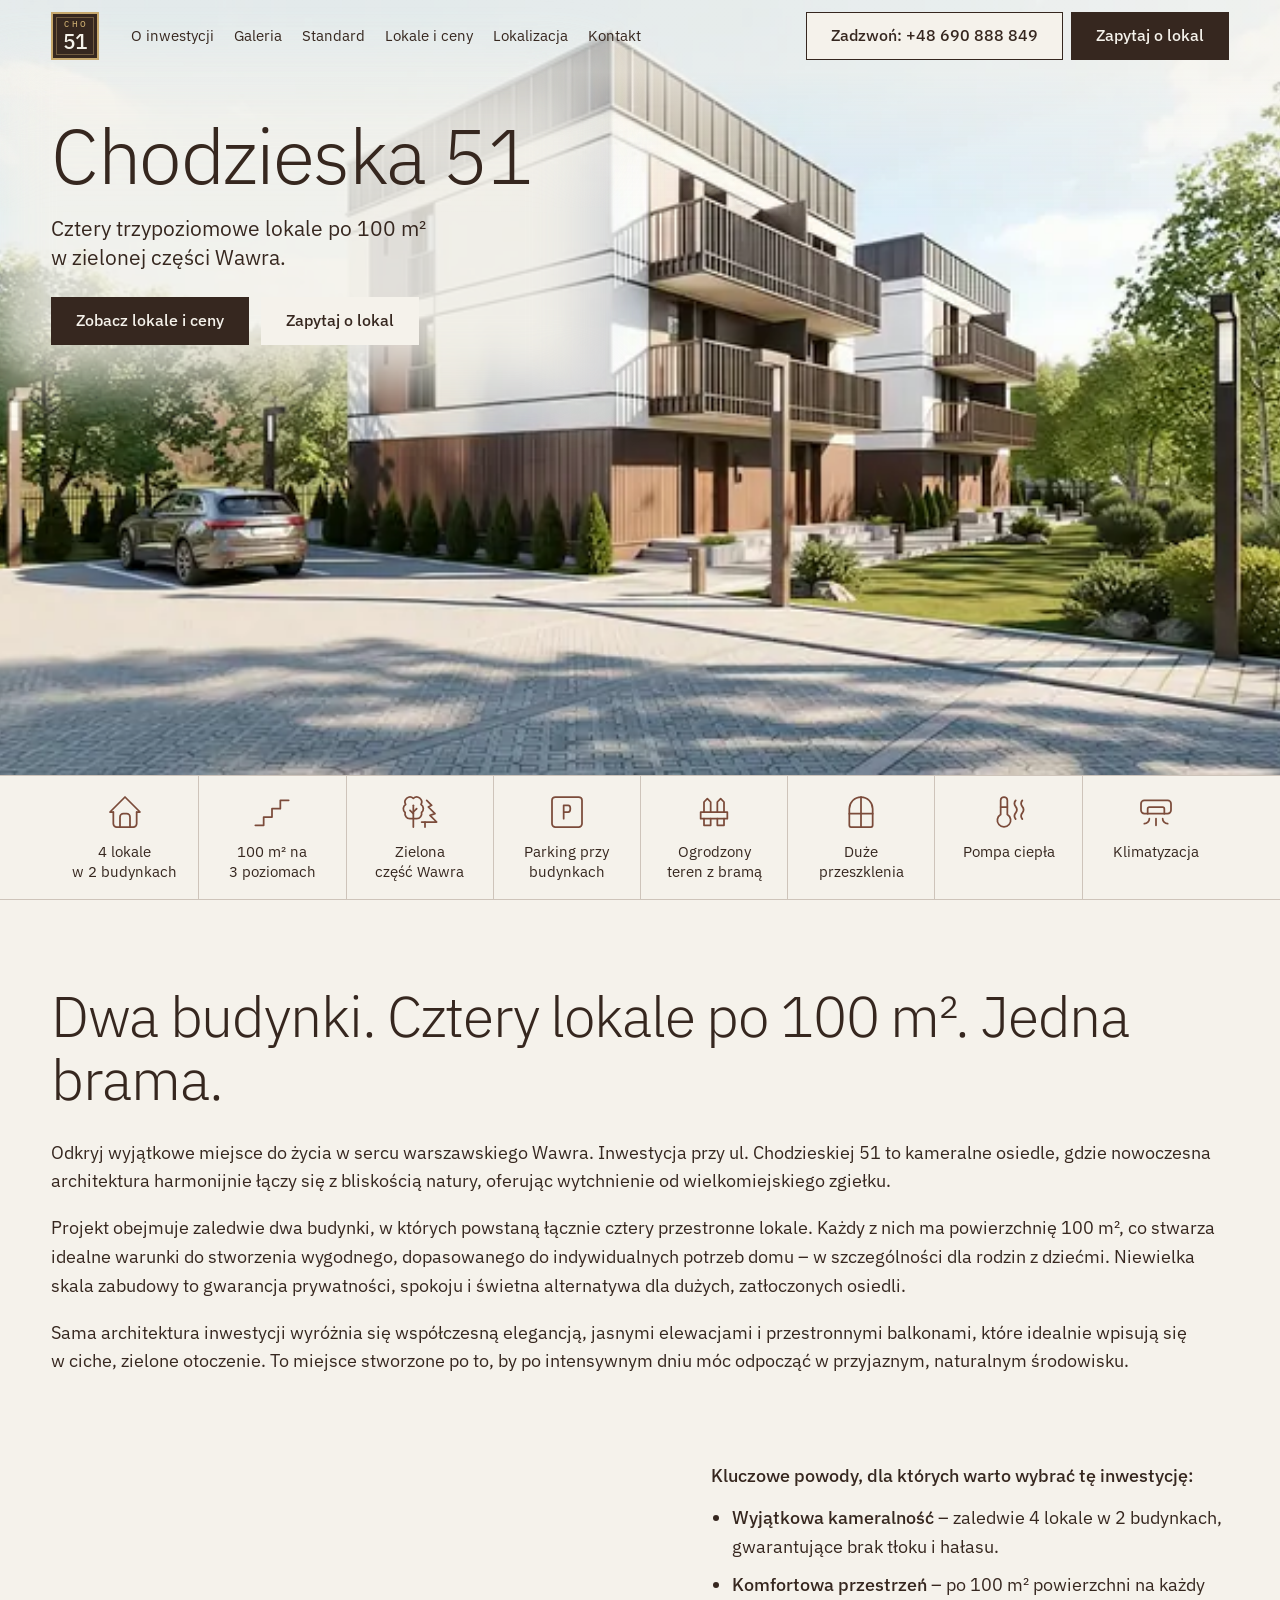
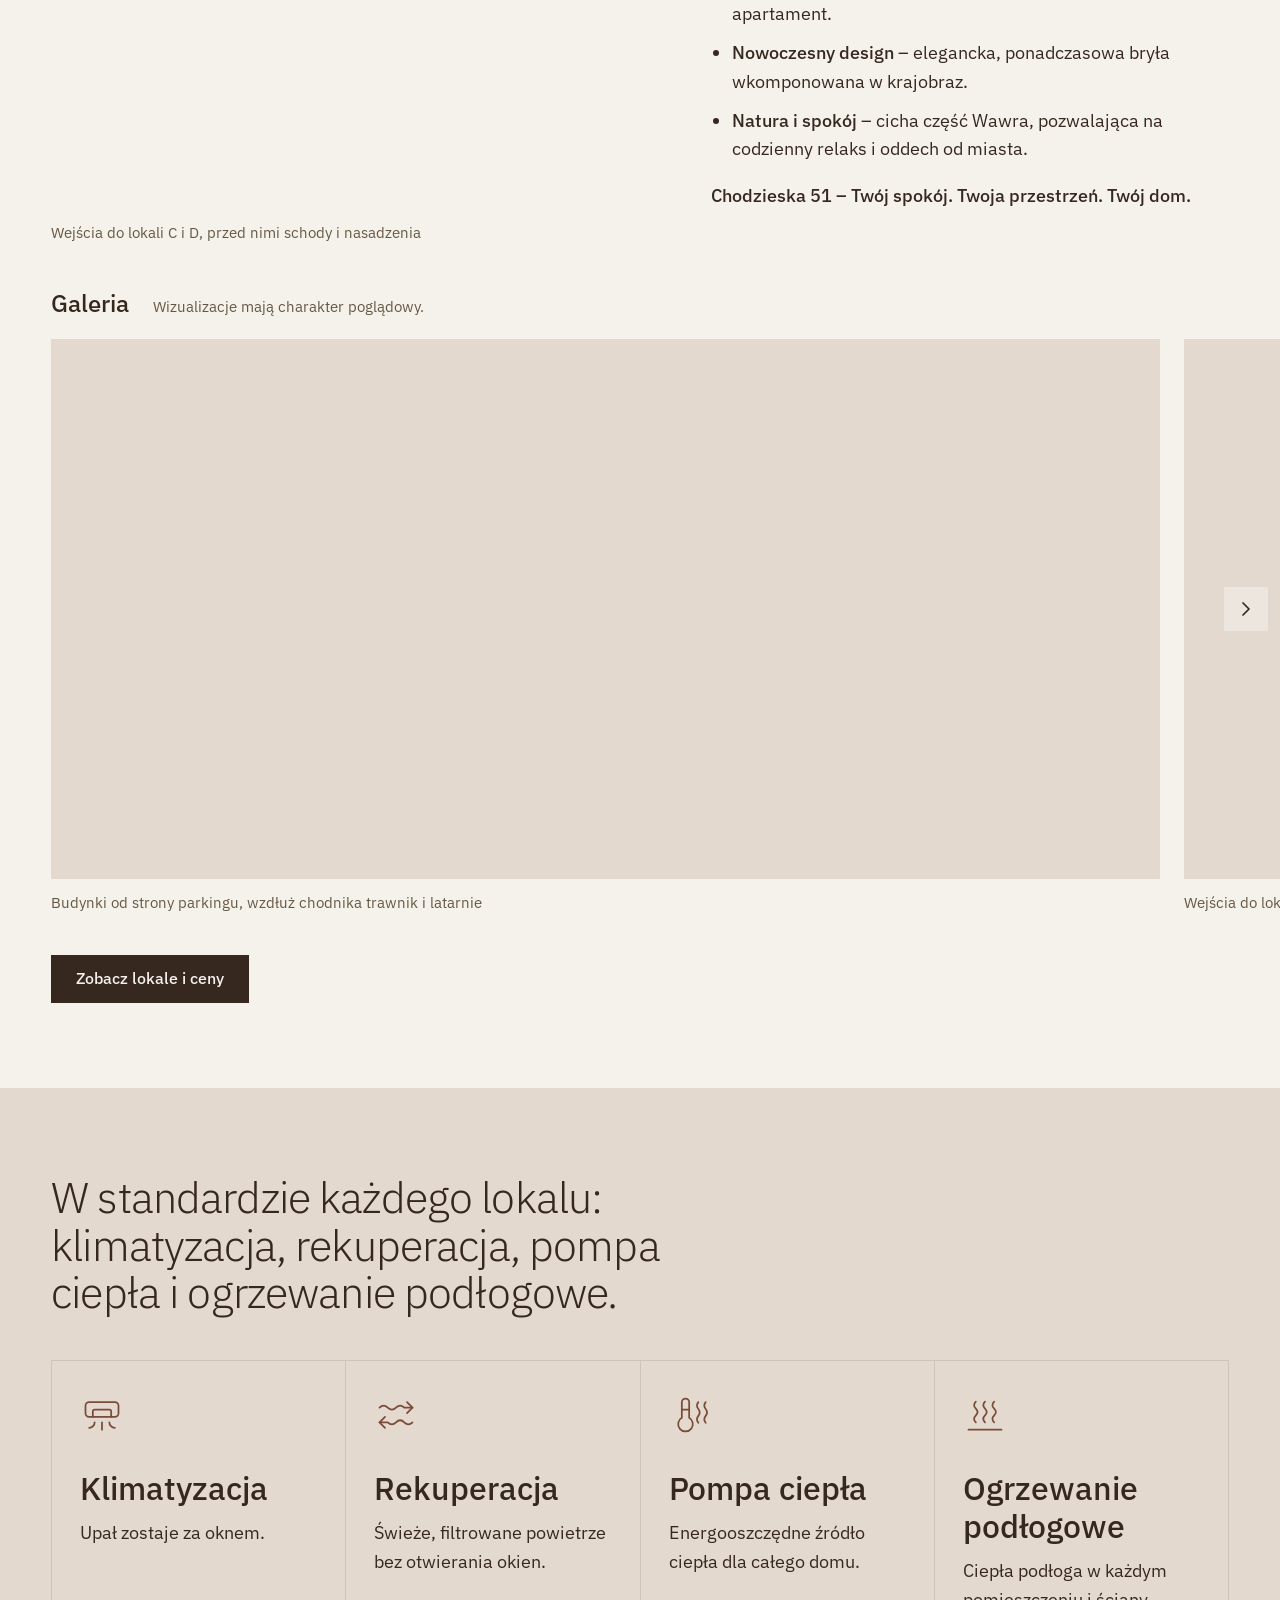
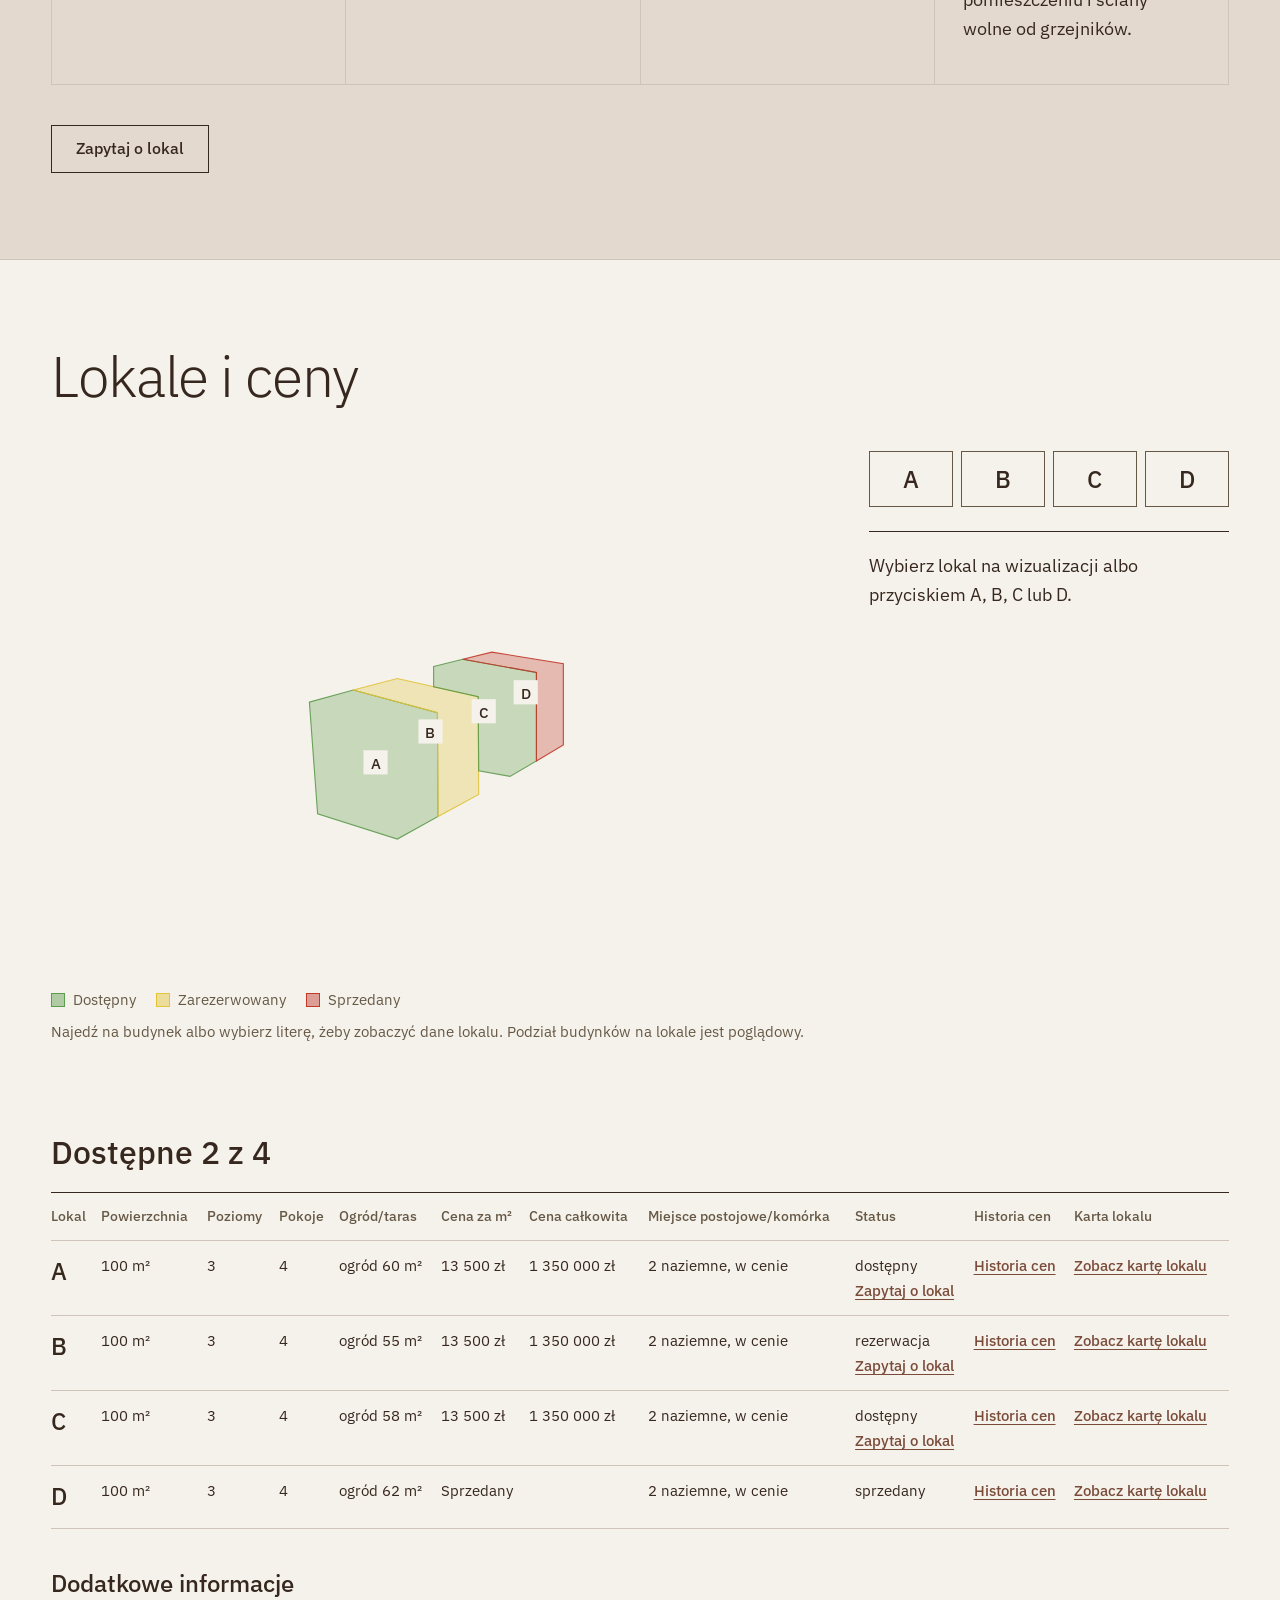
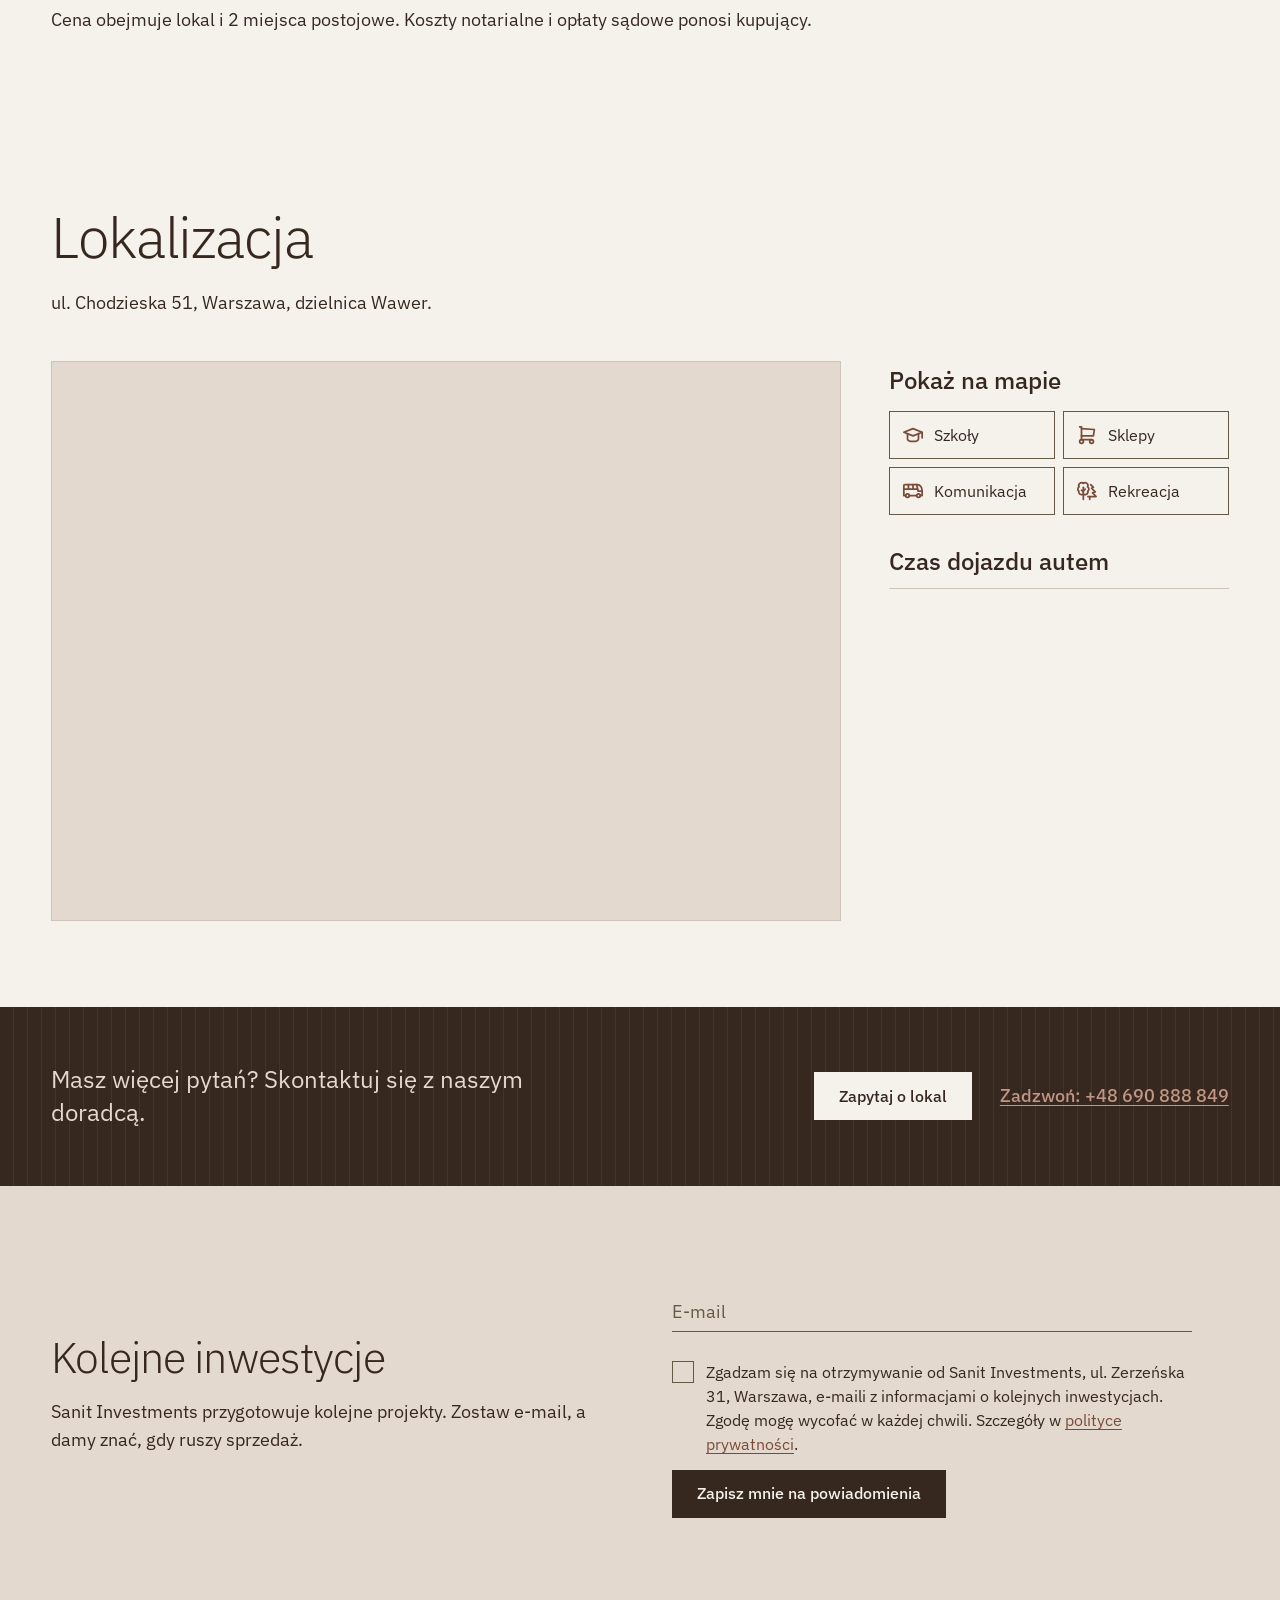
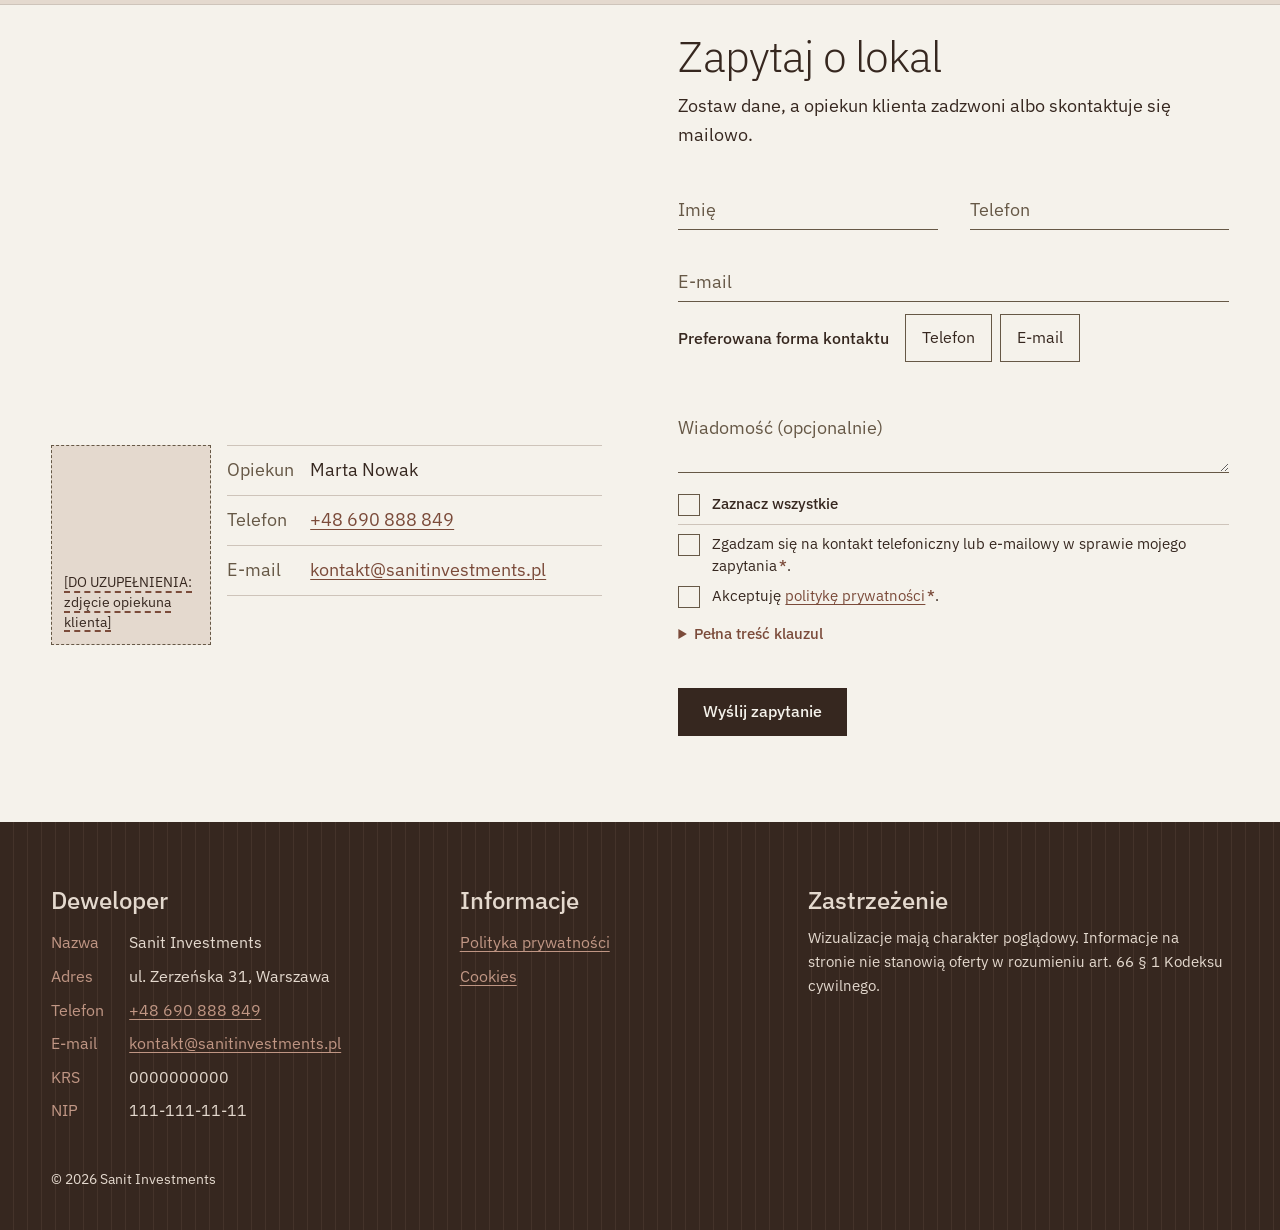
<file: index.html>
<!doctype html>
<html lang="pl">
<head>
  <meta charset="utf-8">
  <meta http-equiv="Content-Security-Policy" content="default-src 'self'; script-src 'self'; style-src 'self'; img-src 'self' https://tile.openstreetmap.org; font-src 'self'; media-src 'self'; connect-src 'self'; form-action 'self'; base-uri 'self'; object-src 'none'">
  <meta name="referrer" content="strict-origin-when-cross-origin">
  <meta name="robots" content="noindex">
  <meta name="viewport" content="width=device-width, initial-scale=1">
  <title>Chodzieska 51 — cztery trzypoziomowe lokale w Wawrze | Sanit Investments</title>
  <meta name="description" content="Chodzieska 51 w Warszawie-Wawrze: dwa budynki, cztery trzypoziomowe lokale po 100 m². W standardzie klimatyzacja, rekuperacja, pompa ciepła i ogrzewanie podłogowe. Ceny jawne na stronie. Deweloper: Sanit Investments.">
  <!-- Domena poglądowa (POGLĄDOWE), do podmiany -->
  <link rel="canonical" href="https://kacperkwasek.github.io/chodzieska-51/">
  <meta property="og:type" content="website">
  <meta property="og:site_name" content="Sanit Investments">
  <meta property="og:locale" content="pl_PL">
  <meta property="og:title" content="Chodzieska 51 — cztery trzypoziomowe lokale w Wawrze">
  <meta property="og:description" content="Dwa budynki, cztery lokale po 100 m² na trzech poziomach. Warszawa, Wawer. Deweloper: Sanit Investments.">
  <meta property="og:url" content="https://kacperkwasek.github.io/chodzieska-51/">
  <meta property="og:image" content="https://kacperkwasek.github.io/chodzieska-51/assets/img/og-chodzieska-51.jpg">
  <meta property="og:image:width" content="1200">
  <meta property="og:image:height" content="630">
  <meta property="og:image:alt" content="Budynki Chodzieska 51 widziane od strony parkingu">
  <meta name="twitter:card" content="summary_large_image">
  <meta name="theme-color" content="#F5F2EB">
  <!-- Ikona zakładki = znak logo z nagłówka (tools/favicon.py) -->
  <link rel="icon" href="favicon.ico" sizes="16x16 32x32 48x48">
  <link rel="icon" href="assets/icons/favicon-192.png" type="image/png" sizes="192x192">
  <link rel="apple-touch-icon" href="assets/icons/apple-touch-icon.png">

  <link rel="preload" href="assets/fonts/ibm-plex-sans-latin-300-normal.woff2" as="font" type="font/woff2" crossorigin>
  <link rel="preload" href="assets/fonts/ibm-plex-sans-latin-400-normal.woff2" as="font" type="font/woff2" crossorigin>
  <link rel="stylesheet" href="assets/vendor/leaflet/leaflet.css">
  <link rel="stylesheet" href="assets/css/style.css">

  <script src="assets/js/data.js" defer></script>
  <script src="assets/vendor/leaflet/leaflet.js" defer></script>
  <script src="assets/js/main.js" defer></script>
</head>
<body>
  <a class="przeskocz" href="#tresc">Przejdź do treści</a>

  <!-- Nawigacja -->
  <header class="nav" id="nav">
    <div class="nav__wnetrze">
      <!-- Logo tymczasowe: znak „CHO 51” (HTML + CSS) i napis, IBM Plex Sans 500 -->
      <a class="nav__logo" href="#gora" aria-label="Chodzieska 51, początek strony"><span class="logo-znak" aria-hidden="true"><span class="logo-znak__cho">CHO</span><span class="logo-znak__nr">51</span></span><span class="nav__nazwa">Chodzieska 51</span></a>
      <nav aria-label="Główna">
        <ul class="nav__linki">
          <li><a href="#inwestycja">O inwestycji</a></li>
          <li><a href="#galeria">Galeria</a></li>
          <li><a href="#standard">Standard</a></li>
          <li><a href="#lokale">Lokale i ceny</a></li>
          <li><a href="#lokalizacja">Lokalizacja</a></li>
          <li><a href="#kontakt">Kontakt</a></li>
        </ul>
      </nav>
      <div class="nav__akcje">
        <a class="btn btn--drugi nav__telefon" href="tel:+48690888849" data-telefon="pelny">Zadzwoń: +48 690 888 849</a>
        <a class="btn" href="#kontakt" data-zapytaj="">Zapytaj o lokal</a>
        <button class="nav__menu-przycisk" type="button" aria-expanded="false" aria-controls="menu-panel">
          <svg class="ikona ikona--menu" aria-hidden="true" focusable="false"><use href="assets/icons/ikony.svg#menu"></use></svg><svg class="ikona ikona--zamknij" aria-hidden="true" focusable="false"><use href="assets/icons/ikony.svg#zamknij"></use></svg><span class="nav__menu-napis">Menu</span>
        </button>
      </div>
    </div>
  </header>
  <div class="nav__panel" id="menu-panel" hidden>
    <nav aria-label="Menu">
      <ul>
        <li><a href="#inwestycja">O inwestycji</a></li>
        <li><a href="#galeria">Galeria</a></li>
        <li><a href="#standard">Standard</a></li>
        <li><a href="#lokale">Lokale i ceny</a></li>
        <li><a href="#lokalizacja">Lokalizacja</a></li>
        <li><a href="#kontakt">Kontakt</a></li>
      </ul>
    </nav>
    <div class="nav__panel-kontakt">
      <a class="btn btn--drugi nav__telefon" href="tel:+48690888849" data-telefon="pelny">Zadzwoń: +48 690 888 849</a>
      <a class="btn" href="#kontakt" data-zapytaj="">Zapytaj o lokal</a>
    </div>
  </div>

  <main id="tresc">

    <!-- 1. Hero: plakat (pierwsza klatka klipu 1), nad nim wideo — 2 klipy na zmianę z przenikaniem; na nim napisy;
         pod spodem pas zalet. Telefon: nagranie bez tekstu, tekst i zalety pod nim.
         sizes = szerokość plakatu przy object-fit: cover (16:9 = 1,78:1). Telefon: scena 60svh, więc max(100vw, 107vh).
         Od 768 px scena ma max(560 px, 100svh − pas zalet), więc max(100vw, 996 px, 1,78 × (100vh − pas zalet));
         pas zalet 248 / 208 / 125 px (--fakty-h w style.css). Wersje bez max() to zapas dla starszych przeglądarek. -->
    <section class="hero" id="gora" aria-labelledby="hero-tytul">
      <div class="hero__scena">
        <div class="hero__media">
          <picture class="hero__plakat">
            <!-- Telefon: najwyżej 1280 px (jak wideo 720p, które zaraz go zakrywa), także przy DPR 3 -->
            <source type="image/webp" media="(max-width: 767px)" sizes="max(100vw, 107vh), 107vh"
              srcset="assets/img/hero-plakat-parking-640.webp 640w, assets/img/hero-plakat-parking-1280.webp 1280w">
            <source media="(max-width: 767px)" sizes="max(100vw, 107vh), 107vh"
              srcset="assets/img/hero-plakat-parking-640.jpg 640w, assets/img/hero-plakat-parking-1280.jpg 1280w">
            <source type="image/webp"
              sizes="(max-width: 859px) max(100vw, 996px, calc(178vh - 441px)), (max-width: 1279px) max(100vw, 996px, calc(178vh - 370px)), max(100vw, 996px, calc(178vh - 222px)), 100vw"
              srcset="assets/img/hero-plakat-parking-640.webp 640w, assets/img/hero-plakat-parking-1280.webp 1280w, assets/img/hero-plakat-parking-1920.webp 1920w, assets/img/hero-plakat-parking-2560.webp 2560w">
            <img src="assets/img/hero-plakat-parking-1920.jpg"
              srcset="assets/img/hero-plakat-parking-640.jpg 640w, assets/img/hero-plakat-parking-1280.jpg 1280w, assets/img/hero-plakat-parking-1920.jpg 1920w, assets/img/hero-plakat-parking-2560.jpg 2560w"
              sizes="(max-width: 767px) max(100vw, 107vh), (max-width: 767px) 107vh, (max-width: 859px) max(100vw, 996px, calc(178vh - 441px)), (max-width: 1279px) max(100vw, 996px, calc(178vh - 370px)), max(100vw, 996px, calc(178vh - 222px)), 100vw"
              width="2560" height="1440" loading="eager" fetchpriority="high" decoding="async"
              alt="Trzypiętrowy budynek z białą elewacją, brązową okładziną i balkonami, przed nim parking z kostki, latarnie i trawnik; w głębi drugi budynek i drzewa">
          </picture>
          <!-- Wideo dekoracyjne: dwa odtwarzacze na zmianę (klip 1 → 2 → 1 …, przenikanie 0,7 s).
               Źródła (720p / 1080p / 1440p, WebM albo MP4) wybiera i wczytuje main.js po załadowaniu strony. -->
          <video class="hero__wideo" muted playsinline disablepictureinpicture disableremoteplayback preload="none" aria-hidden="true" tabindex="-1"></video>
          <video class="hero__wideo" muted playsinline disablepictureinpicture disableremoteplayback preload="none" aria-hidden="true" tabindex="-1"></video>
          <!-- Pauza (WCAG 2.2.2): widoczna tylko, gdy wideo może grać; zatrzymuje całą sekwencję; wybór w localStorage -->
          <button type="button" class="hero__pauza" aria-label="Zatrzymaj wideo" hidden>
            <svg class="ikona ikona--pauza" aria-hidden="true" focusable="false"><use href="assets/icons/ikony.svg#pauza"></use></svg><svg class="ikona ikona--odtworz" aria-hidden="true" focusable="false"><use href="assets/icons/ikony.svg#odtworz"></use></svg>
          </button>
        </div>
        <div class="wrap hero__tekst">
          <div class="hero__blok">
            <h1 id="hero-tytul">Chodzieska 51</h1>
            <p class="hero__lead">Cztery trzypoziomowe lokale po 100&nbsp;m² w&nbsp;zielonej części Wawra.</p>
            <div class="hero__akcje">
              <a class="btn" href="#lokale">Zobacz lokale i ceny</a>
              <a class="btn btn--drugi" href="#kontakt" data-zapytaj="">Zapytaj o lokal</a>
            </div>
          </div>
        </div>
      </div>
      <!-- Pas zalet: ikona nad podpisem. Liczby w dwóch pierwszych nadpisuje main.js z data.js -->
      <div class="hero__zalety">
        <ul class="wrap hero__zalety-lista" aria-label="Zalety inwestycji">
          <li><svg class="ikona" aria-hidden="true" focusable="false"><use href="assets/icons/ikony.svg#dom"></use></svg><span><span data-lokale-liczba>4</span> lokale w&nbsp;<span data-budynki>2</span> budynkach</span></li>
          <li><svg class="ikona" aria-hidden="true" focusable="false"><use href="assets/icons/ikony.svg#schody"></use></svg><span><span data-powierzchnia>100</span>&nbsp;m² na <span data-poziomy>3</span> poziomach</span></li>
          <li><svg class="ikona" aria-hidden="true" focusable="false"><use href="assets/icons/ikony.svg#zielen"></use></svg><span>Zielona część Wawra</span></li>
          <li><svg class="ikona" aria-hidden="true" focusable="false"><use href="assets/icons/ikony.svg#parking"></use></svg><span>Parking przy budynkach</span></li>
          <li><svg class="ikona" aria-hidden="true" focusable="false"><use href="assets/icons/ikony.svg#ogrodzenie"></use></svg><span>Ogrodzony teren z&nbsp;bramą</span></li>
          <li><svg class="ikona" aria-hidden="true" focusable="false"><use href="assets/icons/ikony.svg#okno"></use></svg><span>Duże przeszklenia</span></li>
          <li><svg class="ikona" aria-hidden="true" focusable="false"><use href="assets/icons/ikony.svg#pompa-ciepla"></use></svg><span>Pompa ciepła</span></li>
          <li><svg class="ikona" aria-hidden="true" focusable="false"><use href="assets/icons/ikony.svg#klimatyzacja"></use></svg><span>Klimatyzacja</span></li>
        </ul>
      </div>
    </section>

    <!-- 2. Inwestycja: tekst z renderem 7, pod spodem galeria -->
    <section class="sekcja inwestycja" id="inwestycja" aria-labelledby="inwestycja-tytul">
      <div class="wrap">
        <h2 id="inwestycja-tytul" class="wizualnie-ukryte">Inwestycja</h2>
        <!-- Pierwszy rząd: zdanie i opis na całą szerokość -->
        <div class="inwestycja__intro">
          <!-- Wariant domyślny: jedno duże zdanie -->
          <p class="intro__zdanie" data-wariant="zdanie">Dwa budynki. Cztery lokale po 100&nbsp;m². Jedna brama.</p>
          <!-- Wariant alternatywny (?intro=fakty): statyczny pasek faktów zamiast zdania -->
          <ul class="intro__fakty" data-wariant="fakty" hidden>
            <li><span class="liczba">2</span><span class="opis">budynki</span></li>
            <li><span class="liczba">4</span><span class="opis">lokale</span></li>
            <li><span class="liczba">100&nbsp;m²</span><span class="opis">każdy lokal</span></li>
            <li><span class="liczba">3</span><span class="opis">poziomy w każdym lokalu</span></li>
          </ul>
          <div class="intro__opis">
            <p>Odkryj wyjątkowe miejsce do życia w&nbsp;sercu warszawskiego Wawra. Inwestycja przy ul.&nbsp;Chodzieskiej 51 to kameralne osiedle, gdzie nowoczesna architektura harmonijnie łączy się z&nbsp;bliskością natury, oferując wytchnienie od wielkomiejskiego zgiełku.</p>
            <p>Projekt obejmuje zaledwie dwa budynki, w&nbsp;których powstaną łącznie cztery przestronne lokale. Każdy z&nbsp;nich ma powierzchnię 100&nbsp;m², co stwarza idealne warunki do stworzenia wygodnego, dopasowanego do indywidualnych potrzeb domu – w&nbsp;szczególności dla rodzin z&nbsp;dziećmi. Niewielka skala zabudowy to gwarancja prywatności, spokoju i&nbsp;świetna alternatywa dla dużych, zatłoczonych osiedli.</p>
            <p>Sama architektura inwestycji wyróżnia się współczesną elegancją, jasnymi elewacjami i&nbsp;przestronnymi balkonami, które idealnie wpisują się w&nbsp;ciche, zielone otoczenie. To miejsce stworzone po to, by po intensywnym dniu móc odpocząć w&nbsp;przyjaznym, naturalnym środowisku.</p>
          </div>
        </div>
        <!-- Drugi rząd: render 7 z lewej, kluczowe powody z prawej -->
        <div class="inwestycja__rzad">
          <figure class="inwestycja__zdjecie">
            <button type="button" class="powieksz" data-podglad aria-label="Powiększ zdjęcie: Wejścia do lokali C i D, przed nimi schody i nasadzenia">
              <picture>
                <source type="image/webp" sizes="(min-width: 900px) 46vw, 100vw" srcset="assets/img/wizualizacja-7-640.webp 640w, assets/img/wizualizacja-7-1194.webp 1194w">
                <img src="assets/img/wizualizacja-7-1194.jpg" srcset="assets/img/wizualizacja-7-640.jpg 640w, assets/img/wizualizacja-7-1194.jpg 1194w" sizes="(min-width: 900px) 46vw, 100vw"
                  width="1194" height="775" loading="lazy" decoding="async"
                  alt="Wejścia do lokali C i D z tabliczkami z literami, przed nimi schody, trawnik i nasadzenia">
              </picture>
            </button>
            <figcaption class="drobny">Wejścia do lokali C i D, przed nimi schody i nasadzenia</figcaption>
          </figure>
          <div class="inwestycja__powody">
            <p class="intro__wstep-listy">Kluczowe powody, dla których warto wybrać tę inwestycję:</p>
            <ul class="intro__powody">
              <li><strong>Wyjątkowa kameralność</strong> – zaledwie 4 lokale w&nbsp;2 budynkach, gwarantujące brak tłoku i&nbsp;hałasu.</li>
              <li><strong>Komfortowa przestrzeń</strong> – po 100&nbsp;m² powierzchni na każdy apartament.</li>
              <li><strong>Nowoczesny design</strong> – elegancka, ponadczasowa bryła wkomponowana w&nbsp;krajobraz.</li>
              <li><strong>Natura i&nbsp;spokój</strong> – cicha część Wawra, pozwalająca na codzienny relaks i&nbsp;oddech od miasta.</li>
            </ul>
            <p class="intro__haslo">Chodzieska 51 – Twój spokój. Twoja przestrzeń. Twój dom.</p>
          </div>
        </div>
      </div>

      <!-- Galeria (kotwica #galeria dla linku w nawigacji) -->
      <div class="galeria" id="galeria" role="group" aria-labelledby="galeria-tytul">
        <div class="wrap galeria__gora">
          <div class="galeria__tytul">
            <h3 id="galeria-tytul">Galeria</h3>
            <p class="drobny">Wizualizacje mają charakter poglądowy.</p>
          </div>
        </div>
        <!-- Karuzela: przesuwanie na boki (palec, gładzik, przeciąganie myszą) albo strzałki na krawędziach;
             z klawiatury strzałki w lewo/prawo, gdy galeria ma fokus. Bez zapętlania i bez autoodtwarzania. -->
        <div class="galeria__scena">
          <button type="button" class="galeria__strzalka galeria__strzalka--lewa" data-kierunek="-1" aria-label="Poprzednie zdjęcie" aria-controls="galeria-okno"><svg class="ikona" aria-hidden="true" focusable="false"><use href="assets/icons/ikony.svg#strzalka-lewa"></use></svg></button>
          <button type="button" class="galeria__strzalka galeria__strzalka--prawa" data-kierunek="1" aria-label="Następne zdjęcie" aria-controls="galeria-okno"><svg class="ikona" aria-hidden="true" focusable="false"><use href="assets/icons/ikony.svg#strzalka-prawa"></use></svg></button>
        <div class="galeria__okno" id="galeria-okno" tabindex="0" role="region" aria-label="Zdjęcia, przesuwane w poziomie. Strzałki w lewo i w prawo zmieniają zdjęcie.">
          <ul class="galeria__tor">
            <li>
              <figure>
                <button type="button" class="powieksz" data-podglad aria-label="Powiększ zdjęcie: Budynki od strony parkingu, wzdłuż chodnika trawnik i latarnie">
                  <picture>
                    <source type="image/webp" sizes="(min-width: 900px) 1290px, 650px" srcset="assets/img/wizualizacja-3-640.webp 640w, assets/img/wizualizacja-3-1280.webp 1280w, assets/img/wizualizacja-3-1412.webp 1412w">
                    <img src="assets/img/wizualizacja-3-1280.jpg" srcset="assets/img/wizualizacja-3-640.jpg 640w, assets/img/wizualizacja-3-1280.jpg 1280w, assets/img/wizualizacja-3-1412.jpg 1412w" sizes="(min-width: 900px) 1290px, 650px"
                      width="1412" height="656" loading="lazy" decoding="async"
                      alt="Dwa budynki od strony parkingu, przed nimi parking z kostki i latarnie">
                  </picture>
                </button>
                <figcaption>Budynki od strony parkingu, wzdłuż chodnika trawnik i latarnie</figcaption>
              </figure>
            </li>
            <li>
              <figure>
                <button type="button" class="powieksz" data-podglad aria-label="Powiększ zdjęcie: Wejścia do lokali A i B od strony ogrodu">
                  <picture>
                    <source type="image/webp" sizes="(min-width: 900px) 930px, 470px" srcset="assets/img/wizualizacja-4-640.webp 640w, assets/img/wizualizacja-4-1194.webp 1194w">
                    <img src="assets/img/wizualizacja-4-1194.jpg" srcset="assets/img/wizualizacja-4-640.jpg 640w, assets/img/wizualizacja-4-1194.jpg 1194w" sizes="(min-width: 900px) 930px, 470px"
                      width="1194" height="775" loading="lazy" decoding="async"
                      alt="Wejścia do lokali A i B z tabliczkami z literami, przed nimi chodnik i trawnik">
                  </picture>
                </button>
                <figcaption>Wejścia do lokali A i B od strony ogrodu</figcaption>
              </figure>
            </li>
            <li>
              <figure>
                <button type="button" class="powieksz" data-podglad aria-label="Powiększ zdjęcie: Taras z fotelami przy przeszklonych drzwiach na parterze">
                  <picture>
                    <source type="image/webp" sizes="(min-width: 900px) 930px, 470px" srcset="assets/img/wizualizacja-5-640.webp 640w, assets/img/wizualizacja-5-1194.webp 1194w">
                    <img src="assets/img/wizualizacja-5-1194.jpg" srcset="assets/img/wizualizacja-5-640.jpg 640w, assets/img/wizualizacja-5-1194.jpg 1194w" sizes="(min-width: 900px) 930px, 470px"
                      width="1194" height="775" loading="lazy" decoding="async"
                      alt="Taras przy przeszklonych drzwiach z dwoma fotelami i stolikiem, obok ścianka z lamel">
                  </picture>
                </button>
                <figcaption>Taras z fotelami przy przeszklonych drzwiach na parterze</figcaption>
              </figure>
            </li>
            <li>
              <figure>
                <button type="button" class="powieksz" data-podglad aria-label="Powiększ zdjęcie: Taras z leżakami, za nim trawnik i rząd iglaków">
                  <picture>
                    <source type="image/webp" sizes="(min-width: 900px) 930px, 470px" srcset="assets/img/wizualizacja-6-640.webp 640w, assets/img/wizualizacja-6-1194.webp 1194w">
                    <img src="assets/img/wizualizacja-6-1194.jpg" srcset="assets/img/wizualizacja-6-640.jpg 640w, assets/img/wizualizacja-6-1194.jpg 1194w" sizes="(min-width: 900px) 930px, 470px"
                      width="1194" height="775" loading="lazy" decoding="async"
                      alt="Taras z dwoma leżakami przy przeszklonych drzwiach, za nim trawnik i iglaki">
                  </picture>
                </button>
                <figcaption>Taras z leżakami, za nim trawnik i rząd iglaków</figcaption>
              </figure>
            </li>
            <li>
              <figure>
                <button type="button" class="powieksz" data-podglad aria-label="Powiększ zdjęcie: Chodnik od parkingu do wejść, obok trawnik i krzewy">
                  <picture>
                    <source type="image/webp" sizes="(min-width: 900px) 780px, 390px" srcset="assets/img/wizualizacja-2-640.webp 640w, assets/img/wizualizacja-2-850.webp 850w">
                    <img src="assets/img/wizualizacja-2-850.jpg" srcset="assets/img/wizualizacja-2-640.jpg 640w, assets/img/wizualizacja-2-850.jpg 850w" sizes="(min-width: 900px) 780px, 390px"
                      width="850" height="655" loading="lazy" decoding="async"
                      alt="Chodnik wzdłuż budynków, latarnie, trawnik i krzewy">
                  </picture>
                </button>
                <figcaption>Chodnik od parkingu do wejść, obok trawnik i krzewy</figcaption>
              </figure>
            </li>
            <li>
              <figure>
                <button type="button" class="powieksz" data-podglad aria-label="Powiększ zdjęcie: Brama wjazdowa z nazwą ulicy, za nią podjazd z kostki">
                  <picture>
                    <source type="image/webp" sizes="(min-width: 900px) 870px, 440px" srcset="assets/img/wizualizacja-8-640.webp 640w, assets/img/wizualizacja-8-1157.webp 1157w">
                    <img src="assets/img/wizualizacja-8-1157.jpg" srcset="assets/img/wizualizacja-8-640.jpg 640w, assets/img/wizualizacja-8-1157.jpg 1157w" sizes="(min-width: 900px) 870px, 440px"
                      width="1157" height="800" loading="lazy" decoding="async"
                      alt="Brama wjazdowa z tabliczką CHODZIESKA, za nią podjazd z kostki i budynki">
                  </picture>
                </button>
                <figcaption>Brama wjazdowa z nazwą ulicy, za nią podjazd z kostki</figcaption>
              </figure>
            </li>
          </ul>
        </div>
        </div>
      </div>

      <!-- CTA pod galerią: w tej samej pozycji co „Zapytaj o lokal” pod planszami Standardu -->
      <div class="wrap cta-wiersz">
        <a class="btn" href="#lokale">Zobacz lokale i ceny</a>
      </div>
    </section>

    <!-- 4. Standard -->
    <section class="sekcja sekcja--cien standard" id="standard" aria-labelledby="standard-tytul">
      <div class="wrap">
        <div class="sekcja__naglowek">
          <h2 id="standard-tytul">W standardzie każdego lokalu: klimatyzacja, rekuperacja, pompa ciepła i ogrzewanie podłogowe.</h2>
        </div>
        <!-- Ikony: assets/icons/ikony.svg (Tabler Icons MIT + własne w stylu Tablera, tools/ikony.py) -->
        <ul class="plansze">
          <li class="plansza">
            <svg class="ikona" aria-hidden="true" focusable="false"><use href="assets/icons/ikony.svg#klimatyzacja"></use></svg>
            <h3>Klimatyzacja</h3>
            <p>Upał zostaje za oknem.</p>
          </li>
          <li class="plansza">
            <svg class="ikona" aria-hidden="true" focusable="false"><use href="assets/icons/ikony.svg#rekuperacja"></use></svg>
            <h3>Rekuperacja</h3>
            <p>Świeże, filtrowane powietrze bez otwierania okien.</p>
          </li>
          <li class="plansza">
            <svg class="ikona" aria-hidden="true" focusable="false"><use href="assets/icons/ikony.svg#pompa-ciepla"></use></svg>
            <h3>Pompa ciepła</h3>
            <!-- TODO: doprecyzować po potwierdzeniu typu pompy -->
            <p>Energooszczędne źródło ciepła dla całego domu.</p>
          </li>
          <li class="plansza">
            <svg class="ikona" aria-hidden="true" focusable="false"><use href="assets/icons/ikony.svg#ogrzewanie-podlogowe"></use></svg>
            <h3>Ogrzewanie podłogowe</h3>
            <p>Ciepła podłoga w każdym pomieszczeniu i ściany wolne od grzejników.</p>
          </li>
        </ul>
        <div class="standard__cta">
          <a class="btn btn--drugi" href="#kontakt" data-zapytaj="">Zapytaj o lokal</a>
        </div>
      </div>
    </section>

    <!-- 5. Lokale i ceny -->
    <section class="sekcja lokale" id="lokale" aria-labelledby="lokale-tytul">
      <div class="wrap">
        <div class="sekcja__naglowek">
          <h2 id="lokale-tytul">Lokale i ceny</h2>
        </div>

        <div class="lokale__uklad">
          <figure class="wybor">
            <div class="wybor__kadr">
              <picture>
                <source type="image/webp" sizes="(min-width: 1100px) 900px, (max-width: 699px) 150vw, 100vw" srcset="assets/img/wizualizacja-1-lokale-640.webp 640w, assets/img/wizualizacja-1-lokale-1280.webp 1280w, assets/img/wizualizacja-1-lokale-1400.webp 1400w">
                <img src="assets/img/wizualizacja-1-lokale-1280.jpg" srcset="assets/img/wizualizacja-1-lokale-640.jpg 640w, assets/img/wizualizacja-1-lokale-1280.jpg 1280w, assets/img/wizualizacja-1-lokale-1400.jpg 1400w" sizes="(min-width: 1100px) 900px, (max-width: 699px) 150vw, 100vw"
                  width="1400" height="954" loading="lazy" decoding="async"
                  alt="Widok z lotu ptaka na dwa budynki Chodzieska 51 wśród zieleni, w tle panorama centrum Warszawy">
              </picture>
              <!-- Nakładka SVG z obszarami lokali: budowana w main.js z danych w data.js -->
              <svg class="wybor__nakladka" id="wybor-nakladka" role="group" aria-label="Lokale na wizualizacji"></svg>
            </div>
            <figcaption class="drobny">
              <ul class="wybor__legenda" aria-label="Kolory statusu lokali">
                <li data-status="dostepny">Dostępny</li>
                <li data-status="rezerwacja">Zarezerwowany</li>
                <li data-status="sprzedany">Sprzedany</li>
              </ul>
              Najedź na budynek albo wybierz literę, żeby zobaczyć dane lokalu. Podział budynków na lokale jest poglądowy.</figcaption>
          </figure>

          <div class="lokale__boczny">
            <div class="lokale__przyciski" role="group" aria-label="Wybierz lokal">
              <button type="button" class="przycisk-lokalu" data-lokal="A" aria-pressed="false" aria-controls="panel-lokalu">A</button>
              <button type="button" class="przycisk-lokalu" data-lokal="B" aria-pressed="false" aria-controls="panel-lokalu">B</button>
              <button type="button" class="przycisk-lokalu" data-lokal="C" aria-pressed="false" aria-controls="panel-lokalu">C</button>
              <button type="button" class="przycisk-lokalu" data-lokal="D" aria-pressed="false" aria-controls="panel-lokalu">D</button>
            </div>
            <div class="panel-lokalu" id="panel-lokalu" aria-live="polite">
              <p>Wybierz lokal na wizualizacji albo przyciskiem A, B, C lub D.</p>
            </div>
          </div>
        </div>

        <div class="dostepnosc">
          <p class="dostepnosc__liczba" id="dostepnosc">Dostępne 2 z 4</p>
        </div>

        <div class="tabela-przewijana" tabindex="0" role="region" aria-labelledby="cennik-podpis">
          <table class="cennik">
            <caption id="cennik-podpis" class="wizualnie-ukryte">Cennik lokali Chodzieska 51</caption>
            <thead>
              <tr>
                <th scope="col">Lokal</th>
                <th scope="col">Powierzchnia</th>
                <th scope="col">Poziomy</th>
                <th scope="col">Pokoje</th>
                <th scope="col">Ogród/taras</th>
                <th scope="col">Cena za m²</th>
                <th scope="col">Cena całkowita</th>
                <th scope="col">Miejsce postojowe/komórka</th>
                <th scope="col">Status</th>
                <th scope="col">Historia cen</th>
                <th scope="col">Karta lokalu</th>
              </tr>
            </thead>
            <tbody id="cennik-wiersze">
              <!-- wiersze z data.js (main.js) -->
            </tbody>
          </table>
        </div>
        <noscript><p>Cennik wymaga włączonego JavaScriptu.</p></noscript>

        <div class="koszty">
          <h3>Dodatkowe informacje</h3>
          <p data-koszty>Cena obejmuje lokal i 2 miejsca postojowe. Koszty notarialne i opłaty sądowe ponosi kupujący.</p>
        </div>
      </div>
    </section>

    <dialog class="okno" id="okno-historia" aria-labelledby="okno-historia-tytul">
      <div class="okno__wnetrze">
        <div class="okno__gora">
          <h2 id="okno-historia-tytul">Historia cen</h2>
          <button type="button" class="okno__zamknij" data-zamknij>Zamknij</button>
        </div>
        <div id="okno-historia-tresc"></div>
      </div>
    </dialog>

    <!-- Karta lokalu: panel z prawej (desktop) / pełny ekran (telefon); treść wstawia main.js z data.js.
         Adres #lokal-a … #lokal-d otwiera kartę od razu. -->
    <dialog class="karta" id="karta" aria-labelledby="karta-tytul">
      <div class="karta__gora">
        <div>
          <h2 id="karta-tytul">Lokal</h2>
          <p class="karta__status" id="karta-status"></p>
        </div>
        <button type="button" class="btn btn--drugi" data-zamknij>Zamknij</button>
      </div>
      <div class="karta__tresc" id="karta-tresc"></div>
    </dialog>

    <!-- Podgląd zdjęć na pełnym ekranie (galeria i render 7); treść wstawia main.js -->
    <dialog class="podglad" id="podglad" aria-label="Podgląd zdjęcia">
      <div class="podglad__gora">
        <p class="podglad__licznik" aria-live="polite"></p>
        <button type="button" class="btn btn--jasny" data-zamknij>Zamknij</button>
      </div>
      <figure class="podglad__scena">
        <div class="podglad__obraz"></div>
        <figcaption class="podglad__podpis"></figcaption>
      </figure>
      <div class="podglad__nawigacja">
        <button type="button" class="btn btn--jasny" data-kierunek="-1" aria-label="Poprzednie zdjęcie">Poprzednie</button>
        <button type="button" class="btn btn--jasny" data-kierunek="1" aria-label="Następne zdjęcie">Następne</button>
      </div>
    </dialog>

    <!-- 6. Lokalizacja -->
    <section class="sekcja lokalizacja" id="lokalizacja" aria-labelledby="lokalizacja-tytul">
      <div class="wrap">
        <div class="sekcja__naglowek">
          <h2 id="lokalizacja-tytul">Lokalizacja</h2>
          <p>ul. Chodzieska 51, Warszawa, dzielnica Wawer.</p>
        </div>
        <div class="lokalizacja__uklad">
          <div>
            <div class="mapa" id="mapa" role="region" aria-label="Mapa okolicy ul. Chodzieskiej"></div>
          </div>
          <div>
            <fieldset class="filtry">
              <legend>Pokaż na mapie</legend>
              <div class="filtry__lista">
                <button type="button" class="filtr" data-kategoria="szkoly" aria-pressed="true"><svg class="ikona" aria-hidden="true" focusable="false"><use href="assets/icons/ikony.svg#szkoly"></use></svg>Szkoły</button>
                <button type="button" class="filtr" data-kategoria="sklepy" aria-pressed="true"><svg class="ikona" aria-hidden="true" focusable="false"><use href="assets/icons/ikony.svg#sklepy"></use></svg>Sklepy</button>
                <button type="button" class="filtr" data-kategoria="komunikacja" aria-pressed="true"><svg class="ikona" aria-hidden="true" focusable="false"><use href="assets/icons/ikony.svg#komunikacja"></use></svg>Komunikacja</button>
                <button type="button" class="filtr" data-kategoria="zielen" aria-pressed="true"><svg class="ikona" aria-hidden="true" focusable="false"><use href="assets/icons/ikony.svg#zielen"></use></svg>Rekreacja</button>
              </div>
            </fieldset>
            <div class="dojazdy">
              <h3>Czas dojazdu autem</h3>
              <dl id="dojazdy"></dl>
            </div>
          </div>
        </div>
      </div>
    </section>

    <!-- Pas CTA między Lokalizacją a dalszą częścią strony (ciemny, pionowe prążkowanie) -->
    <section class="ciemna pas-cta" aria-label="Zapytaj o lokal">
      <div class="wrap pas-cta__wnetrze">
        <p class="pas-cta__tekst">Masz więcej pytań? Skontaktuj się z naszym doradcą.</p>
        <div class="pas-cta__akcje">
          <a class="btn btn--jasny" href="#kontakt" data-zapytaj="">Zapytaj o lokal</a>
          <a class="pas-cta__tel" href="tel:+48690888849" data-telefon="pelny">Zadzwoń: +48 690 888 849</a>
        </div>
      </div>
    </section>

    <!-- 7. Kolejne inwestycje -->
    <section class="sekcja sekcja--cien kolejne" id="kolejne" aria-labelledby="kolejne-tytul">
      <div class="wrap kolejne__uklad">
        <div>
          <h2 id="kolejne-tytul">Kolejne inwestycje</h2>
          <p><span data-spolka-nazwa>Sanit Investments</span> przygotowuje kolejne projekty. Zostaw e-mail, a damy znać, gdy ruszy sprzedaż.</p>
        </div>
        <div>
          <form id="formularz-powiadomienia" action="/api/powiadomienia" method="post" novalidate>
            <div class="pole">
              <input type="email" id="pow-email" name="email" placeholder=" " autocomplete="email" required aria-describedby="pow-email-blad">
              <label for="pow-email">E-mail</label>
              <span class="blad" id="pow-email-blad" hidden></span>
            </div>
            <div class="zgoda">
              <input type="checkbox" id="pow-zgoda" name="zgoda_powiadomienia" value="tak" required aria-describedby="pow-zgoda-blad">
              <div>
                <label for="pow-zgoda">Zgadzam się na otrzymywanie od Sanit Investments, ul. Zerzeńska 31, Warszawa, e-maili z informacjami o kolejnych inwestycjach. Zgodę mogę wycofać w każdej chwili. Szczegóły w <a href="polityka-prywatnosci.html">polityce prywatności</a>.</label><!-- treść POGLĄDOWA, do weryfikacji przez prawnika -->
                <span class="blad" id="pow-zgoda-blad" hidden></span>
              </div>
            </div>
            <button class="btn" type="submit">Zapisz mnie na powiadomienia</button>
          </form>
          <div class="sukces" id="powiadomienia-sukces" hidden tabindex="-1">
            <h3>Zapisano na powiadomienia</h3>
            <p>Damy znać e-mailem, gdy ruszy sprzedaż kolejnej inwestycji.</p>
            <p class="drobny">W wersji roboczej dane nie są nigdzie wysyłane.</p>
          </div>
        </div>
      </div>
    </section>

    <!-- 8. Kontakt -->
    <section class="sekcja kontakt" id="kontakt" aria-labelledby="kontakt-naglowek">
      <div class="wrap kontakt__uklad">
        <div>
          <figure class="kontakt__zdjecie">
            <picture>
              <source type="image/webp" sizes="(min-width: 1000px) 50vw, 100vw" srcset="assets/img/wizualizacja-8-640.webp 640w, assets/img/wizualizacja-8-1157.webp 1157w">
              <img src="assets/img/wizualizacja-8-1157.jpg" srcset="assets/img/wizualizacja-8-640.jpg 640w, assets/img/wizualizacja-8-1157.jpg 1157w" sizes="(min-width: 1000px) 50vw, 100vw"
                width="1157" height="800" loading="lazy" decoding="async"
                alt="Brama wjazdowa z tabliczką CHODZIESKA, za nią podjazd i budynki">
            </picture>
          </figure>
          <div class="kontakt__dane">
            <div class="opiekun-placeholder" role="img" aria-label="Miejsce na zdjęcie opiekuna klienta">
              <span class="placeholder">[DO UZUPEŁNIENIA: zdjęcie opiekuna klienta]</span>
            </div>
            <dl>
              <div><dt>Opiekun</dt><dd data-kontakt="osoba">Marta Nowak</dd></div>
              <div><dt>Telefon</dt><dd data-kontakt="telefon"><a href="tel:+48690888849">+48 690 888 849</a></dd></div>
              <div><dt>E-mail</dt><dd data-kontakt="email"><a href="mailto:kontakt@sanitinvestments.pl">kontakt@sanitinvestments.pl</a></dd></div>
            </dl>
          </div>
        </div>

        <div>
          <h2 id="kontakt-naglowek" tabindex="-1">Zapytaj o lokal</h2>
          <p class="kontakt__intro">Zostaw dane, a opiekun klienta zadzwoni albo skontaktuje się mailowo.</p>

          <form id="formularz-kontakt" action="/api/kontakt" method="post" novalidate autocomplete="on">
            <div class="pole">
              <input type="text" id="k-imie" name="imie" placeholder=" " autocomplete="given-name" required aria-describedby="k-imie-blad">
              <label for="k-imie">Imię</label>
              <span class="blad" id="k-imie-blad" hidden></span>
            </div>
            <div class="pole">
              <input type="tel" id="k-telefon" name="telefon" placeholder=" " autocomplete="tel" inputmode="tel" required aria-describedby="k-telefon-blad">
              <label for="k-telefon">Telefon</label>
              <span class="blad" id="k-telefon-blad" hidden></span>
            </div>
            <div class="pole">
              <input type="email" id="k-email" name="email" placeholder=" " autocomplete="email" required aria-describedby="k-email-blad">
              <label for="k-email">E-mail</label>
              <span class="blad" id="k-email-blad" hidden></span>
            </div>
            <fieldset class="grupa" id="k-forma-grupa" aria-describedby="k-forma-blad">
              <legend>Preferowana forma kontaktu</legend>
              <div class="wybory">
                <label class="wybor-opcja"><input type="radio" name="forma_kontaktu" value="telefon"><span>Telefon</span></label>
                <label class="wybor-opcja"><input type="radio" name="forma_kontaktu" value="email"><span>E-mail</span></label>
              </div>
              <span class="blad" id="k-forma-blad" hidden></span>
            </fieldset>
            <div class="pole">
              <textarea id="k-wiadomosc" name="wiadomosc" placeholder=" " rows="2"></textarea>
              <label for="k-wiadomosc">Wiadomość (opcjonalnie)</label>
            </div>


            <fieldset class="grupa">
              <legend class="wizualnie-ukryte">Zgody</legend>
              <div class="zgoda zgoda--wszystkie">
                <input type="checkbox" id="k-zgody-wszystkie" autocomplete="off">
                <label for="k-zgody-wszystkie">Zaznacz wszystkie</label>
              </div>
              <div class="zgoda">
                <input type="checkbox" id="k-zgoda-kontakt" name="zgoda_kontakt" value="tak" data-zgoda required autocomplete="off" aria-describedby="k-zgoda-kontakt-blad">
                <div>
                  <label for="k-zgoda-kontakt">Zgadzam się na kontakt telefoniczny lub e-mailowy w sprawie mojego zapytania<span class="wymagane" aria-hidden="true">*</span><span class="wizualnie-ukryte"> (wymagane)</span>.</label>
                  <span class="blad" id="k-zgoda-kontakt-blad" hidden></span>
                </div>
              </div>
              <div class="zgoda">
                <input type="checkbox" id="k-zgoda-polityka" name="zgoda_polityka" value="tak" data-zgoda required autocomplete="off" aria-describedby="k-zgoda-polityka-blad">
                <div>
                  <label for="k-zgoda-polityka">Akceptuję <a href="polityka-prywatnosci.html">politykę prywatności</a><span class="wymagane" aria-hidden="true">*</span><span class="wizualnie-ukryte"> (wymagane)</span>.</label>
                  <span class="blad" id="k-zgoda-polityka-blad" hidden></span>
                </div>
              </div>
              <details class="klauzule">
                <summary>Pełna treść klauzul</summary>
                <!-- Treść POGLĄDOWA, do weryfikacji przez prawnika -->
                <p>Administratorem Twoich danych osobowych jest Sanit Investments, ul. Zerzeńska 31, Warszawa. Dane z formularza (imię, telefon, e-mail, treść wiadomości) przetwarzamy, żeby odpowiedzieć na zapytanie i skontaktować się z Tobą w wybrany sposób (art. 6 ust. 1 lit. a i b RODO). Podanie danych jest dobrowolne, ale bez nich nie odpowiemy na zapytanie.</p>
                <p>Dane przechowujemy do zakończenia rozmów o zakupie lokalu, a potem przez okres przedawnienia ewentualnych roszczeń. Odbiorcami danych mogą być firmy, które świadczą nam usługi hostingu i poczty elektronicznej. Masz prawo dostępu do danych, ich sprostowania, usunięcia, ograniczenia przetwarzania i przeniesienia, a także prawo wniesienia skargi do Prezesa Urzędu Ochrony Danych Osobowych.</p>
                <p>Zgodę na kontakt telefoniczny lub e-mailowy możesz wycofać w każdej chwili, pisząc na <a href="mailto:kontakt@sanitinvestments.pl">kontakt@sanitinvestments.pl</a>. Wycofanie zgody nie wpływa na zgodność z prawem przetwarzania przed jej wycofaniem. Więcej w <a href="polityka-prywatnosci.html">polityce prywatności</a>.</p>
              </details>
            </fieldset>

            <button class="btn kontakt__wyslij" type="submit" id="k-wyslij">Wyślij zapytanie</button>
          </form>

          <div class="sukces" id="kontakt-sukces" hidden tabindex="-1">
            <h3 id="kontakt-sukces-tytul">Wysłano zapytanie</h3>
            <p>Dziękujemy. Opiekun klienta odezwie się w wybrany przez Ciebie sposób.</p>
            <p class="drobny">W wersji roboczej dane nie są nigdzie wysyłane.</p>
          </div>
        </div>
      </div>
    </section>
  </main>

  <!-- 9. Stopka -->
  <footer class="ciemna stopka">
    <div class="wrap">
      <div class="stopka__siatka">
        <div>
          <h2>Deweloper</h2>
          <dl>
            <div><dt>Nazwa</dt><dd data-spolka="nazwa">Sanit Investments</dd></div>
            <div><dt>Adres</dt><dd data-spolka="adres">ul. Zerzeńska 31, Warszawa</dd></div>
            <div><dt>Telefon</dt><dd data-spolka="telefon"><a href="tel:+48690888849">+48 690 888 849</a></dd></div>
            <div><dt>E-mail</dt><dd data-spolka="email"><a href="mailto:kontakt@sanitinvestments.pl">kontakt@sanitinvestments.pl</a></dd></div>
            <div><dt>KRS</dt><dd data-spolka="krs">0000000000</dd></div>
            <div><dt>NIP</dt><dd data-spolka="nip">111-111-11-11</dd></div>
          </dl>
        </div>
        <div>
          <h2>Informacje</h2>
          <ul>
            <li><a href="polityka-prywatnosci.html">Polityka prywatności</a></li>
            <li><a href="polityka-prywatnosci.html#cookies">Cookies</a></li>
          </ul>
        </div>
        <div>
          <h2>Zastrzeżenie</h2>
          <p class="stopka__zastrzezenie">Wizualizacje mają charakter poglądowy. Informacje na stronie nie stanowią oferty w rozumieniu art. 66 § 1 Kodeksu cywilnego.</p>
        </div>
      </div>
      <p class="stopka__dol">© <span id="rok">2026</span> <span data-spolka="nazwa">Sanit Investments</span></p>
    </div>
  </footer>

  <!-- Telefon: przyklejony dolny pasek (po hero, chowa się przy Kontakcie i stopce) -->
  <nav class="pasek-dolny" id="pasek-dolny" aria-label="Szybki kontakt">
    <a class="btn btn--drugi" href="tel:+48690888849" data-telefon="krotki">Zadzwoń</a>
    <a class="btn" href="#kontakt" data-zapytaj="">Zapytaj o lokal</a>
  </nav>

  <!-- Skróty w prawym dolnym rogu (po hero): do formularza i na górę strony; na telefonie nad dolnym paskiem -->
  <div class="skroty" id="skroty">
    <a class="skroty__btn skroty__btn--formularz is-ukryty" href="#kontakt" data-zapytaj="" aria-label="Zapytaj o lokal" title="Zapytaj o lokal"><svg class="ikona" aria-hidden="true" focusable="false"><use href="assets/icons/ikony.svg#formularz"></use></svg></a>
    <button class="skroty__btn skroty__btn--gora is-ukryty" type="button" id="na-gore" aria-label="Na górę strony" title="Na górę strony"><svg class="ikona" aria-hidden="true" focusable="false"><use href="assets/icons/ikony.svg#na-gore"></use></svg></button>
  </div>
</body>
</html>
</file>
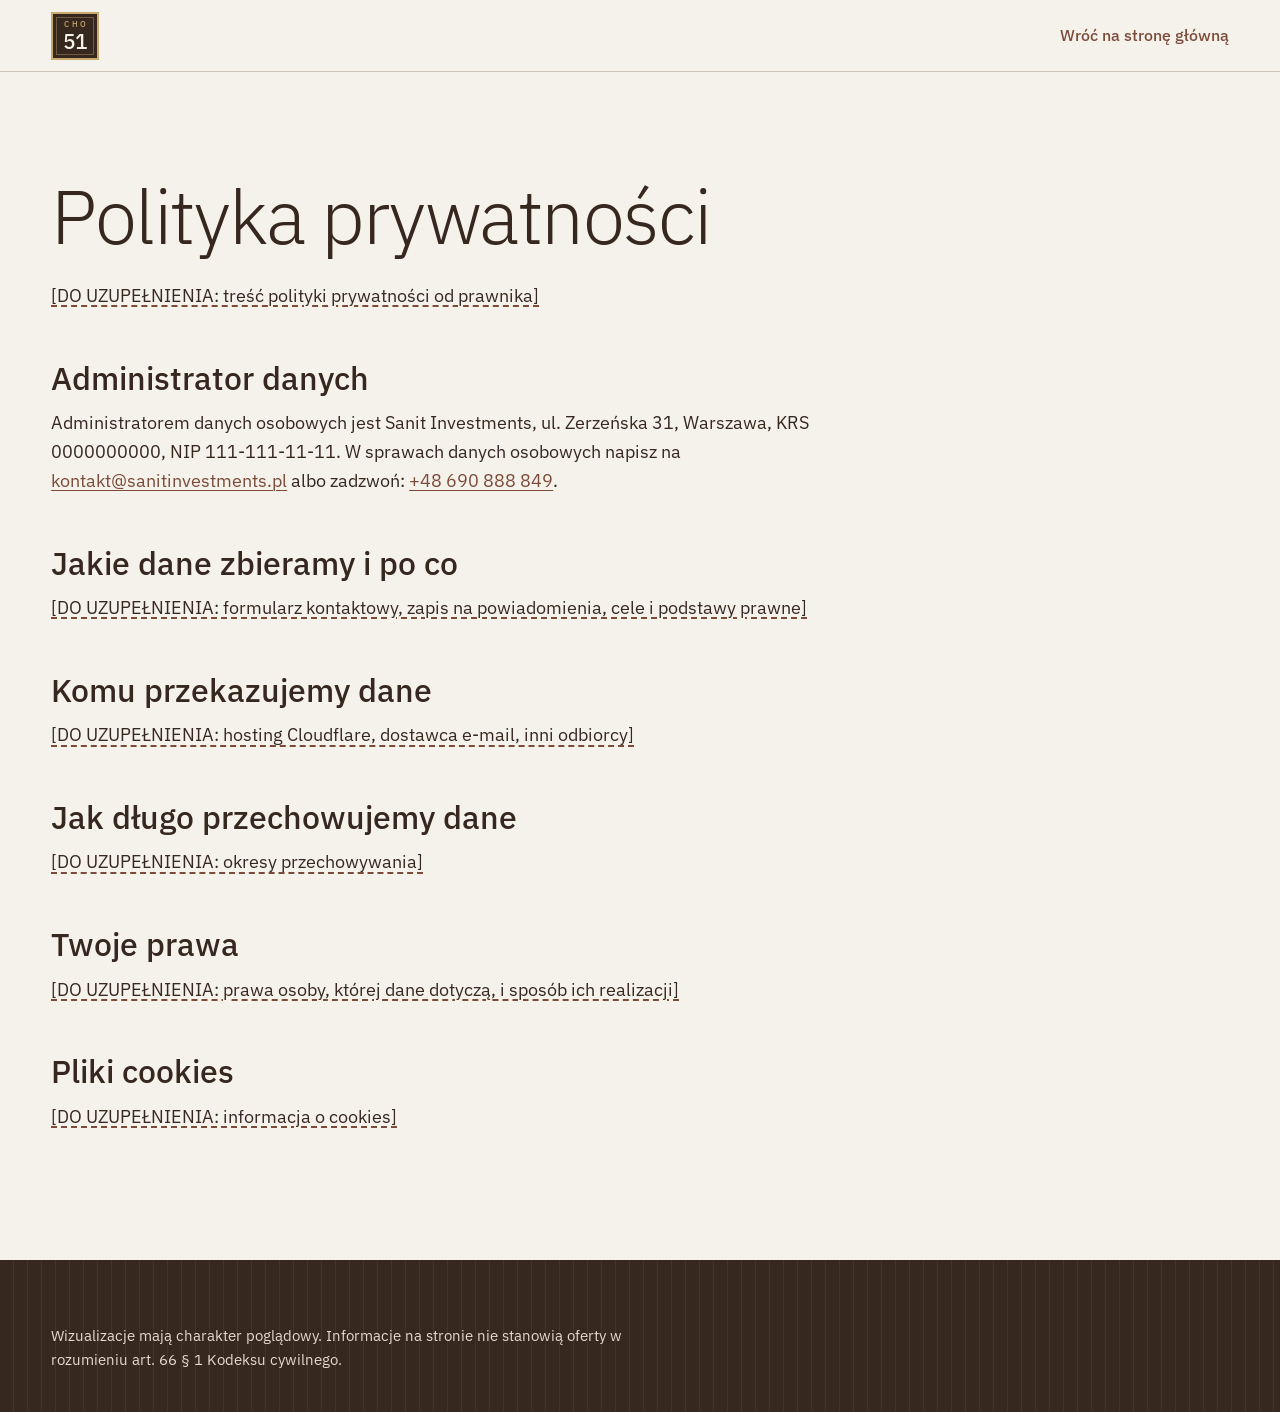
<file: polityka-prywatnosci.html>
<!doctype html>
<html lang="pl">
<head>
  <meta charset="utf-8">
  <meta http-equiv="Content-Security-Policy" content="default-src 'self'; script-src 'self'; style-src 'self'; img-src 'self' https://tile.openstreetmap.org; font-src 'self'; media-src 'self'; connect-src 'self'; form-action 'self'; base-uri 'self'; object-src 'none'">
  <meta name="referrer" content="strict-origin-when-cross-origin">
  <meta name="robots" content="noindex">
  <meta name="viewport" content="width=device-width, initial-scale=1">
  <title>Polityka prywatności — Chodzieska 51 | Sanit Investments</title>
  <meta name="description" content="Polityka prywatności i informacje o plikach cookies strony inwestycji Chodzieska 51 dewelopera Sanit Investments.">
  <link rel="canonical" href="https://kacperkwasek.github.io/chodzieska-51/polityka-prywatnosci.html"> <!-- domena POGLĄDOWA -->
  <link rel="icon" href="favicon.ico" sizes="16x16 32x32 48x48">
  <link rel="icon" href="assets/icons/favicon-192.png" type="image/png" sizes="192x192">
  <link rel="apple-touch-icon" href="assets/icons/apple-touch-icon.png">
  <link rel="stylesheet" href="assets/css/style.css">
</head>
<body class="strona-prosta">
  <a class="przeskocz" href="#tresc">Przejdź do treści</a>
  <header class="nav nav--tlo nav--linia">
    <div class="nav__wnetrze">
      <a class="nav__logo" href="./"><span class="logo-znak" aria-hidden="true"><span class="logo-znak__cho">CHO</span><span class="logo-znak__nr">51</span></span><span class="nav__nazwa">Chodzieska 51</span></a>
      <div class="nav__akcje"><a class="link-poboczny" href="./">Wróć na stronę główną</a></div>
    </div>
  </header>
  <main class="prosta" id="tresc">
    <div class="wrap">
      <!-- SZKIELET: całą treść przygotowuje prawnik. Nagłówki to propozycja układu. -->
      <h1>Polityka prywatności</h1>
      <p><span class="placeholder">[DO UZUPEŁNIENIA: treść polityki prywatności od prawnika]</span></p>

      <h2>Administrator danych</h2>
      <p>Administratorem danych osobowych jest Sanit Investments, ul. Zerzeńska 31, Warszawa, KRS 0000000000, NIP 111-111-11-11. W sprawach danych osobowych napisz na <a href="mailto:kontakt@sanitinvestments.pl">kontakt@sanitinvestments.pl</a> albo zadzwoń: <a href="tel:+48690888849">+48 690 888 849</a>.</p>

      <h2>Jakie dane zbieramy i po co</h2>
      <p><span class="placeholder">[DO UZUPEŁNIENIA: formularz kontaktowy, zapis na powiadomienia, cele i podstawy prawne]</span></p>

      <h2>Komu przekazujemy dane</h2>
      <p><span class="placeholder">[DO UZUPEŁNIENIA: hosting Cloudflare, dostawca e-mail, inni odbiorcy]</span></p>

      <h2>Jak długo przechowujemy dane</h2>
      <p><span class="placeholder">[DO UZUPEŁNIENIA: okresy przechowywania]</span></p>

      <h2>Twoje prawa</h2>
      <p><span class="placeholder">[DO UZUPEŁNIENIA: prawa osoby, której dane dotyczą, i sposób ich realizacji]</span></p>

      <h2 id="cookies">Pliki cookies</h2>
      <p><span class="placeholder">[DO UZUPEŁNIENIA: informacja o cookies]</span></p>
    </div>
  </main>
  <footer class="ciemna stopka">
    <div class="wrap">
      <p class="stopka__zastrzezenie">Wizualizacje mają charakter poglądowy. Informacje na stronie nie stanowią oferty w rozumieniu art. 66 § 1 Kodeksu cywilnego.</p>
    </div>
  </footer>
</body>
</html>
</file>
<file: assets/vendor/leaflet/leaflet.css>
/* required styles */

.leaflet-pane,
.leaflet-tile,
.leaflet-marker-icon,
.leaflet-marker-shadow,
.leaflet-tile-container,
.leaflet-pane > svg,
.leaflet-pane > canvas,
.leaflet-zoom-box,
.leaflet-image-layer,
.leaflet-layer {
	position: absolute;
	left: 0;
	top: 0;
	}
.leaflet-container {
	overflow: hidden;
	}
.leaflet-tile,
.leaflet-marker-icon,
.leaflet-marker-shadow {
	-webkit-user-select: none;
	   -moz-user-select: none;
	        user-select: none;
	  -webkit-user-drag: none;
	}
/* Prevents IE11 from highlighting tiles in blue */
.leaflet-tile::selection {
	background: transparent;
}
/* Safari renders non-retina tile on retina better with this, but Chrome is worse */
.leaflet-safari .leaflet-tile {
	image-rendering: -webkit-optimize-contrast;
	}
/* hack that prevents hw layers "stretching" when loading new tiles */
.leaflet-safari .leaflet-tile-container {
	width: 1600px;
	height: 1600px;
	-webkit-transform-origin: 0 0;
	}
.leaflet-marker-icon,
.leaflet-marker-shadow {
	display: block;
	}
/* .leaflet-container svg: reset svg max-width decleration shipped in Joomla! (joomla.org) 3.x */
/* .leaflet-container img: map is broken in FF if you have max-width: 100% on tiles */
.leaflet-container .leaflet-overlay-pane svg {
	max-width: none !important;
	max-height: none !important;
	}
.leaflet-container .leaflet-marker-pane img,
.leaflet-container .leaflet-shadow-pane img,
.leaflet-container .leaflet-tile-pane img,
.leaflet-container img.leaflet-image-layer,
.leaflet-container .leaflet-tile {
	max-width: none !important;
	max-height: none !important;
	width: auto;
	padding: 0;
	}

.leaflet-container img.leaflet-tile {
	/* See: https://bugs.chromium.org/p/chromium/issues/detail?id=600120 */
	mix-blend-mode: plus-lighter;
}

.leaflet-container.leaflet-touch-zoom {
	-ms-touch-action: pan-x pan-y;
	touch-action: pan-x pan-y;
	}
.leaflet-container.leaflet-touch-drag {
	-ms-touch-action: pinch-zoom;
	/* Fallback for FF which doesn't support pinch-zoom */
	touch-action: none;
	touch-action: pinch-zoom;
}
.leaflet-container.leaflet-touch-drag.leaflet-touch-zoom {
	-ms-touch-action: none;
	touch-action: none;
}
.leaflet-container {
	-webkit-tap-highlight-color: transparent;
}
.leaflet-container a {
	-webkit-tap-highlight-color: rgba(51, 181, 229, 0.4);
}
.leaflet-tile {
	filter: inherit;
	visibility: hidden;
	}
.leaflet-tile-loaded {
	visibility: inherit;
	}
.leaflet-zoom-box {
	width: 0;
	height: 0;
	-moz-box-sizing: border-box;
	     box-sizing: border-box;
	z-index: 800;
	}
/* workaround for https://bugzilla.mozilla.org/show_bug.cgi?id=888319 */
.leaflet-overlay-pane svg {
	-moz-user-select: none;
	}

.leaflet-pane         { z-index: 400; }

.leaflet-tile-pane    { z-index: 200; }
.leaflet-overlay-pane { z-index: 400; }
.leaflet-shadow-pane  { z-index: 500; }
.leaflet-marker-pane  { z-index: 600; }
.leaflet-tooltip-pane   { z-index: 650; }
.leaflet-popup-pane   { z-index: 700; }

.leaflet-map-pane canvas { z-index: 100; }
.leaflet-map-pane svg    { z-index: 200; }

.leaflet-vml-shape {
	width: 1px;
	height: 1px;
	}
.lvml {
	behavior: url(#default#VML);
	display: inline-block;
	position: absolute;
	}


/* control positioning */

.leaflet-control {
	position: relative;
	z-index: 800;
	pointer-events: visiblePainted; /* IE 9-10 doesn't have auto */
	pointer-events: auto;
	}
.leaflet-top,
.leaflet-bottom {
	position: absolute;
	z-index: 1000;
	pointer-events: none;
	}
.leaflet-top {
	top: 0;
	}
.leaflet-right {
	right: 0;
	}
.leaflet-bottom {
	bottom: 0;
	}
.leaflet-left {
	left: 0;
	}
.leaflet-control {
	float: left;
	clear: both;
	}
.leaflet-right .leaflet-control {
	float: right;
	}
.leaflet-top .leaflet-control {
	margin-top: 10px;
	}
.leaflet-bottom .leaflet-control {
	margin-bottom: 10px;
	}
.leaflet-left .leaflet-control {
	margin-left: 10px;
	}
.leaflet-right .leaflet-control {
	margin-right: 10px;
	}


/* zoom and fade animations */

.leaflet-fade-anim .leaflet-popup {
	opacity: 0;
	-webkit-transition: opacity 0.2s linear;
	   -moz-transition: opacity 0.2s linear;
	        transition: opacity 0.2s linear;
	}
.leaflet-fade-anim .leaflet-map-pane .leaflet-popup {
	opacity: 1;
	}
.leaflet-zoom-animated {
	-webkit-transform-origin: 0 0;
	    -ms-transform-origin: 0 0;
	        transform-origin: 0 0;
	}
svg.leaflet-zoom-animated {
	will-change: transform;
}

.leaflet-zoom-anim .leaflet-zoom-animated {
	-webkit-transition: -webkit-transform 0.25s cubic-bezier(0,0,0.25,1);
	   -moz-transition:    -moz-transform 0.25s cubic-bezier(0,0,0.25,1);
	        transition:         transform 0.25s cubic-bezier(0,0,0.25,1);
	}
.leaflet-zoom-anim .leaflet-tile,
.leaflet-pan-anim .leaflet-tile {
	-webkit-transition: none;
	   -moz-transition: none;
	        transition: none;
	}

.leaflet-zoom-anim .leaflet-zoom-hide {
	visibility: hidden;
	}


/* cursors */

.leaflet-interactive {
	cursor: pointer;
	}
.leaflet-grab {
	cursor: -webkit-grab;
	cursor:    -moz-grab;
	cursor:         grab;
	}
.leaflet-crosshair,
.leaflet-crosshair .leaflet-interactive {
	cursor: crosshair;
	}
.leaflet-popup-pane,
.leaflet-control {
	cursor: auto;
	}
.leaflet-dragging .leaflet-grab,
.leaflet-dragging .leaflet-grab .leaflet-interactive,
.leaflet-dragging .leaflet-marker-draggable {
	cursor: move;
	cursor: -webkit-grabbing;
	cursor:    -moz-grabbing;
	cursor:         grabbing;
	}

/* marker & overlays interactivity */
.leaflet-marker-icon,
.leaflet-marker-shadow,
.leaflet-image-layer,
.leaflet-pane > svg path,
.leaflet-tile-container {
	pointer-events: none;
	}

.leaflet-marker-icon.leaflet-interactive,
.leaflet-image-layer.leaflet-interactive,
.leaflet-pane > svg path.leaflet-interactive,
svg.leaflet-image-layer.leaflet-interactive path {
	pointer-events: visiblePainted; /* IE 9-10 doesn't have auto */
	pointer-events: auto;
	}

/* visual tweaks */

.leaflet-container {
	background: #ddd;
	outline-offset: 1px;
	}
.leaflet-container a {
	color: #0078A8;
	}
.leaflet-zoom-box {
	border: 2px dotted #38f;
	background: rgba(255,255,255,0.5);
	}


/* general typography */
.leaflet-container {
	font-family: "Helvetica Neue", Arial, Helvetica, sans-serif;
	font-size: 12px;
	font-size: 0.75rem;
	line-height: 1.5;
	}


/* general toolbar styles */

.leaflet-bar {
	box-shadow: 0 1px 5px rgba(0,0,0,0.65);
	border-radius: 4px;
	}
.leaflet-bar a {
	background-color: #fff;
	border-bottom: 1px solid #ccc;
	width: 26px;
	height: 26px;
	line-height: 26px;
	display: block;
	text-align: center;
	text-decoration: none;
	color: black;
	}
.leaflet-bar a,
.leaflet-control-layers-toggle {
	background-position: 50% 50%;
	background-repeat: no-repeat;
	display: block;
	}
.leaflet-bar a:hover,
.leaflet-bar a:focus {
	background-color: #f4f4f4;
	}
.leaflet-bar a:first-child {
	border-top-left-radius: 4px;
	border-top-right-radius: 4px;
	}
.leaflet-bar a:last-child {
	border-bottom-left-radius: 4px;
	border-bottom-right-radius: 4px;
	border-bottom: none;
	}
.leaflet-bar a.leaflet-disabled {
	cursor: default;
	background-color: #f4f4f4;
	color: #bbb;
	}

.leaflet-touch .leaflet-bar a {
	width: 30px;
	height: 30px;
	line-height: 30px;
	}
.leaflet-touch .leaflet-bar a:first-child {
	border-top-left-radius: 2px;
	border-top-right-radius: 2px;
	}
.leaflet-touch .leaflet-bar a:last-child {
	border-bottom-left-radius: 2px;
	border-bottom-right-radius: 2px;
	}

/* zoom control */

.leaflet-control-zoom-in,
.leaflet-control-zoom-out {
	font: bold 18px 'Lucida Console', Monaco, monospace;
	text-indent: 1px;
	}

.leaflet-touch .leaflet-control-zoom-in, .leaflet-touch .leaflet-control-zoom-out  {
	font-size: 22px;
	}


/* layers control */

.leaflet-control-layers {
	box-shadow: 0 1px 5px rgba(0,0,0,0.4);
	background: #fff;
	border-radius: 5px;
	}
.leaflet-control-layers-toggle {
	background-image: url(images/layers.png);
	width: 36px;
	height: 36px;
	}
.leaflet-retina .leaflet-control-layers-toggle {
	background-image: url(images/layers-2x.png);
	background-size: 26px 26px;
	}
.leaflet-touch .leaflet-control-layers-toggle {
	width: 44px;
	height: 44px;
	}
.leaflet-control-layers .leaflet-control-layers-list,
.leaflet-control-layers-expanded .leaflet-control-layers-toggle {
	display: none;
	}
.leaflet-control-layers-expanded .leaflet-control-layers-list {
	display: block;
	position: relative;
	}
.leaflet-control-layers-expanded {
	padding: 6px 10px 6px 6px;
	color: #333;
	background: #fff;
	}
.leaflet-control-layers-scrollbar {
	overflow-y: scroll;
	overflow-x: hidden;
	padding-right: 5px;
	}
.leaflet-control-layers-selector {
	margin-top: 2px;
	position: relative;
	top: 1px;
	}
.leaflet-control-layers label {
	display: block;
	font-size: 13px;
	font-size: 1.08333em;
	}
.leaflet-control-layers-separator {
	height: 0;
	border-top: 1px solid #ddd;
	margin: 5px -10px 5px -6px;
	}

/* Default icon URLs */
.leaflet-default-icon-path { /* used only in path-guessing heuristic, see L.Icon.Default */
	background-image: url(images/marker-icon.png);
	}


/* attribution and scale controls */

.leaflet-container .leaflet-control-attribution {
	background: #fff;
	background: rgba(255, 255, 255, 0.8);
	margin: 0;
	}
.leaflet-control-attribution,
.leaflet-control-scale-line {
	padding: 0 5px;
	color: #333;
	line-height: 1.4;
	}
.leaflet-control-attribution a {
	text-decoration: none;
	}
.leaflet-control-attribution a:hover,
.leaflet-control-attribution a:focus {
	text-decoration: underline;
	}
.leaflet-attribution-flag {
	display: inline !important;
	vertical-align: baseline !important;
	width: 1em;
	height: 0.6669em;
	}
.leaflet-left .leaflet-control-scale {
	margin-left: 5px;
	}
.leaflet-bottom .leaflet-control-scale {
	margin-bottom: 5px;
	}
.leaflet-control-scale-line {
	border: 2px solid #777;
	border-top: none;
	line-height: 1.1;
	padding: 2px 5px 1px;
	white-space: nowrap;
	-moz-box-sizing: border-box;
	     box-sizing: border-box;
	background: rgba(255, 255, 255, 0.8);
	text-shadow: 1px 1px #fff;
	}
.leaflet-control-scale-line:not(:first-child) {
	border-top: 2px solid #777;
	border-bottom: none;
	margin-top: -2px;
	}
.leaflet-control-scale-line:not(:first-child):not(:last-child) {
	border-bottom: 2px solid #777;
	}

.leaflet-touch .leaflet-control-attribution,
.leaflet-touch .leaflet-control-layers,
.leaflet-touch .leaflet-bar {
	box-shadow: none;
	}
.leaflet-touch .leaflet-control-layers,
.leaflet-touch .leaflet-bar {
	border: 2px solid rgba(0,0,0,0.2);
	background-clip: padding-box;
	}


/* popup */

.leaflet-popup {
	position: absolute;
	text-align: center;
	margin-bottom: 20px;
	}
.leaflet-popup-content-wrapper {
	padding: 1px;
	text-align: left;
	border-radius: 12px;
	}
.leaflet-popup-content {
	margin: 13px 24px 13px 20px;
	line-height: 1.3;
	font-size: 13px;
	font-size: 1.08333em;
	min-height: 1px;
	}
.leaflet-popup-content p {
	margin: 17px 0;
	margin: 1.3em 0;
	}
.leaflet-popup-tip-container {
	width: 40px;
	height: 20px;
	position: absolute;
	left: 50%;
	margin-top: -1px;
	margin-left: -20px;
	overflow: hidden;
	pointer-events: none;
	}
.leaflet-popup-tip {
	width: 17px;
	height: 17px;
	padding: 1px;

	margin: -10px auto 0;
	pointer-events: auto;

	-webkit-transform: rotate(45deg);
	   -moz-transform: rotate(45deg);
	    -ms-transform: rotate(45deg);
	        transform: rotate(45deg);
	}
.leaflet-popup-content-wrapper,
.leaflet-popup-tip {
	background: white;
	color: #333;
	box-shadow: 0 3px 14px rgba(0,0,0,0.4);
	}
.leaflet-container a.leaflet-popup-close-button {
	position: absolute;
	top: 0;
	right: 0;
	border: none;
	text-align: center;
	width: 24px;
	height: 24px;
	font: 16px/24px Tahoma, Verdana, sans-serif;
	color: #757575;
	text-decoration: none;
	background: transparent;
	}
.leaflet-container a.leaflet-popup-close-button:hover,
.leaflet-container a.leaflet-popup-close-button:focus {
	color: #585858;
	}
.leaflet-popup-scrolled {
	overflow: auto;
	}

.leaflet-oldie .leaflet-popup-content-wrapper {
	-ms-zoom: 1;
	}
.leaflet-oldie .leaflet-popup-tip {
	width: 24px;
	margin: 0 auto;

	-ms-filter: "progid:DXImageTransform.Microsoft.Matrix(M11=0.70710678, M12=0.70710678, M21=-0.70710678, M22=0.70710678)";
	filter: progid:DXImageTransform.Microsoft.Matrix(M11=0.70710678, M12=0.70710678, M21=-0.70710678, M22=0.70710678);
	}

.leaflet-oldie .leaflet-control-zoom,
.leaflet-oldie .leaflet-control-layers,
.leaflet-oldie .leaflet-popup-content-wrapper,
.leaflet-oldie .leaflet-popup-tip {
	border: 1px solid #999;
	}


/* div icon */

.leaflet-div-icon {
	background: #fff;
	border: 1px solid #666;
	}


/* Tooltip */
/* Base styles for the element that has a tooltip */
.leaflet-tooltip {
	position: absolute;
	padding: 6px;
	background-color: #fff;
	border: 1px solid #fff;
	border-radius: 3px;
	color: #222;
	white-space: nowrap;
	-webkit-user-select: none;
	-moz-user-select: none;
	-ms-user-select: none;
	user-select: none;
	pointer-events: none;
	box-shadow: 0 1px 3px rgba(0,0,0,0.4);
	}
.leaflet-tooltip.leaflet-interactive {
	cursor: pointer;
	pointer-events: auto;
	}
.leaflet-tooltip-top:before,
.leaflet-tooltip-bottom:before,
.leaflet-tooltip-left:before,
.leaflet-tooltip-right:before {
	position: absolute;
	pointer-events: none;
	border: 6px solid transparent;
	background: transparent;
	content: "";
	}

/* Directions */

.leaflet-tooltip-bottom {
	margin-top: 6px;
}
.leaflet-tooltip-top {
	margin-top: -6px;
}
.leaflet-tooltip-bottom:before,
.leaflet-tooltip-top:before {
	left: 50%;
	margin-left: -6px;
	}
.leaflet-tooltip-top:before {
	bottom: 0;
	margin-bottom: -12px;
	border-top-color: #fff;
	}
.leaflet-tooltip-bottom:before {
	top: 0;
	margin-top: -12px;
	margin-left: -6px;
	border-bottom-color: #fff;
	}
.leaflet-tooltip-left {
	margin-left: -6px;
}
.leaflet-tooltip-right {
	margin-left: 6px;
}
.leaflet-tooltip-left:before,
.leaflet-tooltip-right:before {
	top: 50%;
	margin-top: -6px;
	}
.leaflet-tooltip-left:before {
	right: 0;
	margin-right: -12px;
	border-left-color: #fff;
	}
.leaflet-tooltip-right:before {
	left: 0;
	margin-left: -12px;
	border-right-color: #fff;
	}

/* Printing */

@media print {
	/* Prevent printers from removing background-images of controls. */
	.leaflet-control {
		-webkit-print-color-adjust: exact;
		print-color-adjust: exact;
		}
	}
</file>
<file: assets/css/style.css>
/* ==========================================================================
   Chodzieska 51 — style
   Tokeny na początku pliku. Zasady: bez złota (jedyny wyjątek: znak logo), gradientów, cieni i zaokrągleń.
   ========================================================================== */

:root {
  /* Kolory z wizualizacji */
  --tynk: #F5F2EB;            /* tło strony */
  --tynk-cien: #E4D9CE;       /* tła sekcji i plansz */
  --kostka: #CEC4BA;          /* wyłącznie linie dekoracyjne (1,54:1) — nigdy tekst ani granice pól */
  --okladzina: #7B4B3A;       /* linki w tekście, ikony, akcenty (6,46:1 na tynku, 5,19:1 na tynku w cieniu) */
  --okladzina-ciemna: #5E3729;/* hover linków w tekście */
  --balustrada: #36271F;      /* tekst, ciemne sekcje, stopka (12,8:1 na tynku) */
  --tabliczka: #665846;       /* ikony, drobne podpisy, granice pól (6,16:1 na tynku) */
  --stopka-tekst: #E4D9CE;    /* tekst w stopce (10,3:1 na balustradzie) */
  --stopka-link: #C09684;     /* linki w stopce (5,41:1 na balustradzie) */
  --prazek: #44332A;          /* pionowe prążki w ciemnych sekcjach (img/prazki.svg) */
  --logo-tlo: var(--cta);     /* tło znaku logo = przycisk główny (--balustrada); „51” w --tynk 12,8:1 */
  /* statusy lokali: lekki odcień na obszarach renderu 1 (Lokale i ceny) i w legendzie pod nim — tylko tam */
  --status-dostepny: #5E9B4E;   /* zielony */
  --status-rezerwacja: #E2C33A; /* żółty */
  --status-sprzedany: #C0392B;  /* czerwony */
  --logo-ramka: #C8A96E;      /* złota ramka i „CHO” w znaku logo (6,38:1 na tle znaku) — złoto TYLKO w logo */

  /* Przyciski główne (CTA): ciemne, żeby nie zlewały się z brązową okładziną na renderach */
  --cta: var(--balustrada);         /* tło przycisku głównego, tekst --tynk (12,8:1) */
  --cta-hover: var(--okladzina);    /* tło po najechaniu, tekst --tynk (6,46:1) */

  /* Font: IBM Plex Sans jako jedyny krój */
  --font: 'IBM Plex Sans', system-ui, -apple-system, 'Segoe UI', sans-serif;
  --fw-lekki: 300;     /* nagłówki od 43 px, h1 w hero */
  --fw-tekst: 400;     /* tekst */
  --fw-sredni: 500;    /* mniejsze nagłówki, wartości w pasie faktów, przyciski, logo */

  /* Skala: tekst 18 px (telefon 17 px), nagłówki co ok. ×1,33 */
  --fs-body: 18px;
  --fs-small: 15px;
  --fs-h5: 24px;
  --fs-h4: 32px;
  --fs-h3: 43px;
  --fs-h2: 57px;
  --fs-h1: 76px;
  --fs-hero: clamp(48px, 6vw, 96px);
  --lh: 1.6;
  --measure: 70ch;

  /* Układ */
  --gutter: clamp(16px, 4vw, 56px);
  --max: 1440px;
  --nav-h: 72px;
  --line: 1px solid var(--kostka);
  --ease: cubic-bezier(.2, .7, .2, 1);
}

/* --------------------------------------------------------------------------
   Fonty (lokalnie, OFL): IBM Plex Sans 300, 400, 500 (@fontsource/ibm-plex-sans 5.3.0) — jedyny krój
   -------------------------------------------------------------------------- */
@font-face {
  font-family: 'IBM Plex Sans';
  font-style: normal;
  font-weight: 300;
  font-display: swap;
  src: url(../fonts/ibm-plex-sans-latin-ext-300-normal.woff2) format('woff2');
  unicode-range: U+0100-02BA, U+02BD-02C5, U+02C7-02CC, U+02CE-02D7, U+02DD-02FF, U+0304, U+0308, U+0329, U+1D00-1DBF, U+1E00-1E9F, U+1EF2-1EFF, U+2020, U+20A0-20AB, U+20AD-20C0, U+2113, U+2C60-2C7F, U+A720-A7FF;
}
@font-face {
  font-family: 'IBM Plex Sans';
  font-style: normal;
  font-weight: 300;
  font-display: swap;
  src: url(../fonts/ibm-plex-sans-latin-300-normal.woff2) format('woff2');
  unicode-range: U+0000-00FF, U+0131, U+0152-0153, U+02BB-02BC, U+02C6, U+02DA, U+02DC, U+0304, U+0308, U+0329, U+2000-206F, U+20AC, U+2122, U+2191, U+2193, U+2212, U+2215, U+FEFF, U+FFFD;
}
@font-face {
  font-family: 'IBM Plex Sans';
  font-style: normal;
  font-weight: 400;
  font-display: swap;
  src: url(../fonts/ibm-plex-sans-latin-ext-400-normal.woff2) format('woff2');
  unicode-range: U+0100-02BA, U+02BD-02C5, U+02C7-02CC, U+02CE-02D7, U+02DD-02FF, U+0304, U+0308, U+0329, U+1D00-1DBF, U+1E00-1E9F, U+1EF2-1EFF, U+2020, U+20A0-20AB, U+20AD-20C0, U+2113, U+2C60-2C7F, U+A720-A7FF;
}
@font-face {
  font-family: 'IBM Plex Sans';
  font-style: normal;
  font-weight: 400;
  font-display: swap;
  src: url(../fonts/ibm-plex-sans-latin-400-normal.woff2) format('woff2');
  unicode-range: U+0000-00FF, U+0131, U+0152-0153, U+02BB-02BC, U+02C6, U+02DA, U+02DC, U+0304, U+0308, U+0329, U+2000-206F, U+20AC, U+2122, U+2191, U+2193, U+2212, U+2215, U+FEFF, U+FFFD;
}
@font-face {
  font-family: 'IBM Plex Sans';
  font-style: normal;
  font-weight: 500;
  font-display: swap;
  src: url(../fonts/ibm-plex-sans-latin-ext-500-normal.woff2) format('woff2');
  unicode-range: U+0100-02BA, U+02BD-02C5, U+02C7-02CC, U+02CE-02D7, U+02DD-02FF, U+0304, U+0308, U+0329, U+1D00-1DBF, U+1E00-1E9F, U+1EF2-1EFF, U+2020, U+20A0-20AB, U+20AD-20C0, U+2113, U+2C60-2C7F, U+A720-A7FF;
}
@font-face {
  font-family: 'IBM Plex Sans';
  font-style: normal;
  font-weight: 500;
  font-display: swap;
  src: url(../fonts/ibm-plex-sans-latin-500-normal.woff2) format('woff2');
  unicode-range: U+0000-00FF, U+0131, U+0152-0153, U+02BB-02BC, U+02C6, U+02DA, U+02DC, U+0304, U+0308, U+0329, U+2000-206F, U+20AC, U+2122, U+2191, U+2193, U+2212, U+2215, U+FEFF, U+FFFD;
}

/* --------------------------------------------------------------------------
   Podstawy
   -------------------------------------------------------------------------- */
*, *::before, *::after { box-sizing: border-box; border-radius: 0; }
[hidden] { display: none !important; }

html {
  font-family: var(--font); /* także elementy poza body: bez domyślnego kroju szeryfowego przeglądarki */
  -webkit-text-size-adjust: 100%;
  text-size-adjust: 100%;
  scroll-padding-top: calc(var(--nav-h) + 16px);
}
@media (prefers-reduced-motion: no-preference) {
  html { scroll-behavior: smooth; }
}

body {
  margin: 0;
  background: var(--tynk);
  color: var(--balustrada);
  font-family: var(--font);
  font-size: var(--fs-body);
  line-height: var(--lh);
  text-align: left;
  overflow-x: hidden;
}
@supports (overflow-x: clip) {
  body { overflow-x: clip; }
}
body.menu-otwarte { overflow: hidden; }

h1, h2, h3, h4, h5 {
  font-weight: var(--fw-sredni);
  line-height: 1.2;
  margin: 0;
  text-wrap: balance;
}
/* Duże nagłówki (od 43 px): 300, -0.02em, interlinia 1,1 */
h1, h2,
.intro__zdanie,
.intro__fakty .liczba,
.panel-lokalu h3,
.sukces h3 {
  font-weight: var(--fw-lekki);
  letter-spacing: -0.02em;
  line-height: 1.1;
}
strong, b { font-weight: var(--fw-sredni); }
/* h2 w mniejszych rozmiarach (okno, stopka, strony pomocnicze) to mniejsze nagłówki: 500 */
.okno h2, .stopka h2, .prosta h2 { font-weight: var(--fw-sredni); letter-spacing: 0; line-height: 1.2; }
h2 { font-size: var(--fs-h2); }
h3 { font-size: var(--fs-h4); }

p { margin: 0 0 1em; max-width: var(--measure); }
p:last-child { margin-bottom: 0; }

img, svg, picture { display: block; max-width: 100%; }
img { height: auto; }

a { color: var(--okladzina); text-underline-offset: 3px; text-decoration-thickness: 1px; }
a:hover { color: var(--okladzina-ciemna); }

button, input, textarea, select { font: inherit; color: inherit; }
button { cursor: pointer; }

:focus-visible {
  outline: 3px solid var(--balustrada);
  outline-offset: 3px;
}

.wizualnie-ukryte {
  position: absolute !important;
  width: 1px; height: 1px;
  margin: -1px; padding: 0; border: 0;
  overflow: hidden; clip-path: inset(50%); white-space: nowrap;
}

.przeskocz {
  position: fixed; left: 8px; top: -100px; z-index: 100;
  background: var(--balustrada); color: var(--tynk);
  padding: 12px 16px; text-decoration: none;
}
.przeskocz:focus-visible { top: 8px; color: var(--tynk); }

/* Placeholder brakujących danych */
.placeholder {
  text-decoration-line: underline;
  text-decoration-style: dashed;
  text-decoration-color: var(--okladzina);
  text-decoration-thickness: 1.5px;
  text-underline-offset: 4px;
}
.ciemna .placeholder { text-decoration-color: var(--stopka-link); }

.wrap {
  width: 100%;
  max-width: var(--max);
  margin-inline: auto;
  padding-inline: var(--gutter);
}

.sekcja { padding-block: clamp(64px, 6.7vw, 96px); } /* ok. 96 px na desktopie, 64 px na telefonie */
.sekcja--cien { background: var(--tynk-cien); }

/* Boniowanie: cienkie poziome linie w jasnych sekcjach */
.sekcja + .sekcja:not(.sekcja--cien) { border-top: var(--line); }
.boniowanie {
  height: 13px;
  border-top: var(--line);
  border-bottom: var(--line);
  margin: 0;
}

.sekcja__naglowek { margin-bottom: clamp(32px, 3.4vw, 48px); max-width: 980px; }
.sekcja__naglowek p { margin-top: 20px; }

.drobny { font-size: var(--fs-small); color: var(--tabliczka); }

/* --------------------------------------------------------------------------
   Przyciski
   -------------------------------------------------------------------------- */
.btn {
  display: inline-flex;
  align-items: center;
  justify-content: center;
  min-height: 48px;
  padding: 12px 24px;
  border: 1.5px solid var(--cta);
  background: var(--cta);
  color: var(--tynk);
  font-family: var(--font);
  font-size: 16px;
  font-weight: var(--fw-sredni);
  line-height: 1.2;
  text-decoration: none;
  white-space: nowrap;
  cursor: pointer;
  transition: background-color .2s var(--ease), border-color .2s var(--ease), color .2s var(--ease);
}
.btn:hover { background: var(--cta-hover); border-color: var(--cta-hover); color: var(--tynk); }
.btn:focus-visible { outline: 2px solid var(--balustrada); outline-offset: 3px; }

/* Przycisk drugorzędny: obramowanie i tekst --balustrada, po najechaniu wypełnienie */
.btn--drugi { background: transparent; border-color: var(--balustrada); color: var(--balustrada); }
.btn--drugi:hover { background: var(--balustrada); border-color: var(--balustrada); color: var(--tynk); }

/* Przycisk na ciemnym tle: tło --tynk, tekst --balustrada */
.btn--jasny { background: var(--tynk); border-color: var(--tynk); color: var(--balustrada); }
.btn--jasny:hover { background: var(--tynk-cien); border-color: var(--tynk-cien); color: var(--balustrada); }
.ciemna .btn:focus-visible { outline-color: var(--tynk); }
.ciemna a.btn--jasny, .ciemna a.btn--jasny:hover { color: var(--balustrada); } /* wygrywa z .ciemna a */

.btn:disabled, .btn[aria-disabled="true"] {
  background: transparent; border: 1.5px dashed var(--tabliczka); color: var(--tabliczka); cursor: not-allowed;
}

.link-poboczny {
  position: relative;
  display: inline-block;
  padding-block: 4px;
  color: var(--okladzina);
  font-weight: var(--fw-sredni);
  font-size: 16px;
  text-decoration: none;
}
.link-poboczny::after {
  content: '';
  position: absolute;
  left: 0; right: 0; bottom: 0;
  height: 1.5px;
  background: currentColor;
  transform: scaleX(0);
  transform-origin: left center;
  transition: transform .3s var(--ease);
}
.link-poboczny:hover::after,
.link-poboczny:focus-visible::after { transform: scaleX(1); }

/* --------------------------------------------------------------------------
   Nawigacja: przyklejona do góry. Od 768 px na górze strony przezroczysta (leży na jasnym pasie
   nad obrazem hero), po zniknięciu hero z ekranu tło --tynk i linia --kostka (main.js: nav--tlo).
   Telefon: zawsze tło --tynk, linia po przewinięciu (nav--linia).
   -------------------------------------------------------------------------- */
.nav {
  position: fixed;
  inset: 0 0 auto 0;
  z-index: 50;
  height: var(--nav-h);
  background: var(--tynk);
  border-bottom: 1px solid transparent;
  transition: background-color .2s linear, border-color .2s linear;
}
.nav--linia { border-bottom-color: var(--kostka); } /* telefon: po przewinięciu; na stronach pomocniczych zawsze */
@media (min-width: 768px) {
  .nav:not(.nav--tlo) { background: transparent; border-bottom-color: transparent; }
  .nav--tlo { border-bottom-color: var(--kostka); }
}
.nav__wnetrze {
  height: 100%;
  max-width: var(--max);   /* ten sam kontener co .wrap: logo równo z h1 i treścią sekcji */
  margin-inline: auto;
  display: flex;
  align-items: center;
  gap: 24px;
  padding-inline: var(--gutter);
}
.nav__logo {
  display: flex;
  align-items: center;
  gap: 12px;
  flex-shrink: 0;
  font-size: 22px;
  font-weight: var(--fw-sredni);
  letter-spacing: -0.01em;
  line-height: 1;
  color: var(--balustrada);
  text-decoration: none;
  white-space: nowrap;
}
/* Znak logo: ciemny kwadrat, złota ramka, cienka ramka wewnętrzna, „CHO” nad „51” */
.logo-znak {
  position: relative;
  flex-shrink: 0;
  width: 48px;
  height: 48px;
  display: flex;
  flex-direction: column;
  align-items: center;
  justify-content: center;
  gap: 3px;
  background: var(--logo-tlo);
  border: 2px solid var(--logo-ramka);
}
.logo-znak::before {
  content: "";
  position: absolute;
  inset: 3px;
  border: 1px solid color-mix(in srgb, var(--logo-ramka) 40%, transparent);
}
.logo-znak__cho {
  font-size: 8px;
  font-weight: var(--fw-sredni);
  letter-spacing: .35em;
  margin-right: -.35em;   /* odstęp za ostatnią literą psułby wyśrodkowanie */
  color: var(--logo-ramka);
}
.logo-znak__nr {
  font-size: 21px;
  font-weight: var(--fw-sredni);
  letter-spacing: -0.02em;
  color: var(--tynk);     /* 12,8:1 na tle znaku */
}
/* Sam znak (nazwa tylko dla czytników): poniżej 560 px przyciski, a przy 1280–1319 px linki nie mieszczą się obok nazwy */
@media (max-width: 559px), (min-width: 1280px) and (max-width: 1319px) {
  .nav__nazwa {
    position: absolute;
    width: 1px;
    height: 1px;
    overflow: hidden;
    clip-path: inset(50%);
    white-space: nowrap;
  }
}
.nav__logo:hover { color: var(--balustrada); }

.nav__linki {
  display: none;
  list-style: none;
  margin: 0;
  padding: 0;
  gap: 20px;
}
.nav__linki a {
  color: var(--balustrada);
  font-size: 15px;
  text-decoration: none;
  white-space: nowrap;
  padding-block: 6px;
  position: relative;
}
.nav__linki a::after {
  content: '';
  position: absolute; left: 0; right: 0; bottom: 0;
  height: 1px; background: currentColor;
  transform: scaleX(0); transform-origin: left center;
  transition: transform .25s var(--ease);
}
.nav__linki a:hover::after, .nav__linki a:focus-visible::after { transform: scaleX(1); }

.nav__akcje {
  margin-left: auto;
  display: flex;
  align-items: center;
  gap: 8px;
}
/* Telefon w pasku od 1100 px (węziej w panelu menu), drugorzędny z pełnym tłem --tynk (leży na obrazie hero);
   „Zapytaj o lokal” (główny) zawsze */
.nav__akcje .nav__telefon { display: none; }
.nav__telefon.btn--drugi { background: var(--tynk); }
.nav__telefon.btn--drugi:hover { background: var(--balustrada); }

.nav__menu-przycisk {
  display: inline-flex;
  align-items: center;
  gap: 10px;
  min-height: 48px;
  padding: 0 14px;
  background: var(--tynk);
  border: 1.5px solid var(--balustrada);
  color: var(--balustrada);
  font-size: 15px;
  font-weight: var(--fw-sredni);
}
.nav__menu-przycisk .ikona { width: 20px; height: 20px; color: var(--balustrada); }
.nav__menu-przycisk .ikona--zamknij,
.nav__menu-przycisk[aria-expanded="true"] .ikona--menu { display: none; }
.nav__menu-przycisk[aria-expanded="true"] .ikona--zamknij { display: block; }

.nav__panel {
  position: fixed;
  inset: var(--nav-h) 0 0 0;
  z-index: 49;
  background: var(--tynk);
  padding: 24px var(--gutter) 40px;
  overflow-y: auto;
}
.nav__panel[hidden] { display: none; }
.nav__panel ul { list-style: none; margin: 0 0 32px; padding: 0; }
.nav__panel li { border-bottom: var(--line); }
.nav__panel li a {
  display: block;
  padding: 14px 0;
  font-size: 28px;
  font-weight: var(--fw-tekst);
  line-height: 1.2;
  color: var(--balustrada);
  text-decoration: none;
}
.nav__panel-kontakt { display: flex; flex-direction: column; align-items: flex-start; gap: 16px; }

/* Najwęższe telefony: „Menu” tylko jako ikona (napis zostaje dla czytników), mniejszy przycisk zapytania */
@media (max-width: 399px) {
  .nav__wnetrze { gap: 12px; }
  .nav__menu-przycisk { gap: 0; padding: 0; width: 48px; justify-content: center; }
  .nav__menu-napis { position: absolute; width: 1px; height: 1px; overflow: hidden; clip-path: inset(50%); white-space: nowrap; }
  .nav__akcje .btn { padding-inline: 16px; }
}
@media (min-width: 1100px) {
  .nav__akcje .nav__telefon { display: inline-flex; }
  .nav__panel-kontakt .nav__telefon { display: none; } /* numer jest w pasku */
}
@media (min-width: 1280px) {
  .nav__linki { display: flex; }
  .nav__menu-przycisk { display: none; }
  .nav__panel { display: none !important; }
  .nav__wnetrze { gap: 32px; }
}

/* --------------------------------------------------------------------------
   1. Hero: wideo (2 klipy na zmianę; do czasu załadowania plakat) na całą szerokość, napisy wprost na nagraniu,
      pod nim pas zalet (ikona nad podpisem). Telefon (< 768 px): nagranie bez tekstu, tekst i zalety pod nim.
   -------------------------------------------------------------------------- */
.hero {
  /* --fakty-h: zmierzona (Chromium) wysokość pasa zalet; scena = reszta pierwszego ekranu.
     Zmierzone: od 1280 px (8 w rzędzie, podpisy w 2 wierszach) 124,5 px; przy 853–1279 px (4×2, podpisy w 1 wierszu)
     207,5 px; przy 768–852 px (część podpisów w 2 wierszach) 227,75–248 px. Zaokrąglone w górę; próg 860 px
     z zapasem na różnice w renderowaniu fontu. Po zmianie podpisów, odstępów albo fontu zmierzyć ponownie. */
  --fakty-h: 248px;
  /* Kadr (object-position) plakatu i wideo (16:9), wspólny dla 4 klipów (budynki w środkowej części kadru,
     zrzuty 375–2560 px). Okna desktopowe (scena szersza niż 16:9): nagranie przycinane tylko w pionie (do ok. 10%),
     30% nadmiaru od góry, żeby dach budynku w klipie 3 nie wchodził pod nawigację, a budynki na końcu klipu 4
     (dron się oddala, budynki schodzą w dół kadru) nie znikały pod pasem zalet. Telefon i tablet pionowo
     (scena węższa niż 16:9): przycinane boki, środek kadru — w każdym klipie widać wejścia albo cały budynek. */
  --kadr: 50% 30%;
  --kadr-telefon: 50% 50%;
  background: var(--tynk);
  padding-top: var(--nav-h); /* telefon: nawigacja z pełnym tłem nad nagraniem */
}
.hero__scena { position: relative; }
.hero__media {
  position: relative;
  isolation: isolate; /* z-index wideo, pasa i pauzy działa tylko wewnątrz; tekst hero zostaje nad całością */
  height: 60svh;
  overflow: hidden;
  background: var(--tynk-cien);
}
.hero__plakat,
.hero__plakat img,
.hero__wideo {
  position: absolute;
  inset: 0;
  width: 100%;
  height: 100%;
  max-width: none;
  object-fit: cover;
  object-position: var(--kadr-telefon);
}
/* Wideo nad plakatem: dwa odtwarzacze na zmianę (main.js). Widoczny po canplay (.is-gotowe); przy zmianie klipu
   następny leży na wierzchu (.is-wierzch) i pojawia się w 0,7 s nad poprzednim, który gra dalej pod spodem —
   przenikanie bez przyciemnienia i bez czarnej klatki. Plakat (= pierwsza klatka klipu 1) zostaje pod spodem.
   Czas przejścia = PRZENIKANIE w main.js. */
.hero__wideo { opacity: 0; transition: opacity .7s linear; }
.hero__wideo.is-gotowe { opacity: 1; }
.hero__wideo.is-wierzch { z-index: 1; }
/* Przycisk pauzy: prawy dolny róg nagrania, nad pasem zalet */
.hero__pauza {
  position: absolute;
  right: var(--gutter);
  bottom: 16px;
  z-index: 3;
  display: grid;
  place-items: center;
  width: 44px;
  height: 44px;
  padding: 0;
  border: 0;
  background: var(--tynk);
  color: var(--balustrada);
}
.hero__pauza:hover { background: var(--tynk-cien); }
.hero__pauza:focus-visible { outline: 2px solid var(--balustrada); outline-offset: -6px; } /* obrys wewnątrz jasnego przycisku: widoczny na każdej klatce */
.hero__pauza .ikona { width: 20px; height: 20px; }
.hero__pauza .ikona--odtworz,
.hero__pauza.is-zatrzymane .ikona--pauza { display: none; }
.hero__pauza.is-zatrzymane .ikona--odtworz { display: block; }
.hero__tekst { padding-top: 32px; padding-bottom: 32px; }
.hero h1 {
  font-size: var(--fs-hero);
  font-weight: var(--fw-lekki);
  letter-spacing: -0.02em;
  line-height: 1;
  font-variant-numeric: lining-nums; /* „51” na linii bazowej */
  color: var(--balustrada);
  margin-bottom: 20px;
}
.hero__lead {
  font-size: 20px;
  line-height: 1.4;
  max-width: 36ch;
  margin-bottom: 24px;
  color: var(--balustrada);
}
.hero__akcje { display: flex; flex-direction: column; gap: 12px; }
.hero__akcje .btn { width: 100%; }

/* Pas zalet: ikona wyśrodkowana nad podpisem (najwyżej 2 wiersze), komórki rozdzielone liniami --kostka.
   Telefon 2×4, od 640 px 4×2, od 1280 px 8 w jednym rzędzie. */
.hero__zalety { border-top: var(--line); border-bottom: var(--line); background: var(--tynk); }
.hero__zalety-lista {
  list-style: none;
  margin-block: 0;
  display: grid;
  grid-template-columns: repeat(2, minmax(0, 1fr));
}
.hero__zalety li {
  display: flex;
  flex-direction: column;
  align-items: center;
  gap: 10px;
  padding: 16px 12px;
  text-align: center;
  text-wrap: balance;
  font-size: 15px;
  line-height: 1.35;
  color: var(--balustrada);
}
.hero__zalety .ikona { width: 40px; height: 40px; color: var(--okladzina); }
.hero__zalety li:nth-child(even) { border-left: var(--line); }
.hero__zalety li:nth-child(n+3) { border-top: var(--line); }
@media (min-width: 640px) {
  .hero__zalety-lista { grid-template-columns: repeat(4, minmax(0, 1fr)); }
  .hero__zalety li:nth-child(n) { border-left: var(--line); border-top: 0; }
  .hero__zalety li:nth-child(4n+1) { border-left: 0; }
  .hero__zalety li:nth-child(n+5) { border-top: var(--line); }
}
@media (min-width: 1280px) {
  .hero__zalety-lista { grid-template-columns: repeat(8, minmax(0, 1fr)); }
  .hero__zalety li:nth-child(n) { border-left: var(--line); border-top: 0; }
  .hero__zalety li:first-child { border-left: 0; }
}

@media (min-width: 768px) {
  .hero { padding-top: 0; }
  /* Scena = pierwszy ekran bez pasa zalet, nie mniej niż 560 px; nagranie pod nawigacją i tekstem */
  .hero__scena { height: max(560px, calc(100svh - var(--fakty-h))); }
  .hero__media { position: absolute; inset: 0; height: auto; }
  .hero__plakat, .hero__plakat img, .hero__wideo { object-position: var(--kadr); }
  /* Jasny pas u góry nagrania: --tynk 70% przy krawędzi (i na całej wysokości nawigacji) → przezroczysty
     na 28% wysokości sceny. Pod linkami nawigacji w klipach są balustrady, okładzina i korony drzew
     (pomiar w CLAUDE.md, sekcja 6a). Nad wideo (z-index 2), pod nawigacją i tekstem; poza nim (i poza poświatą
     pod tekstem) nagranie ma oryginalne kolory. */
  .hero__media::after {
    content: "";
    position: absolute;
    z-index: 2;
    inset: 0 0 auto 0;
    height: 28%;
    background: linear-gradient(to bottom, rgba(245, 242, 235, .7) var(--nav-h), rgba(245, 242, 235, 0));
    pointer-events: none;
  }
  .hero__tekst {
    position: relative;
    padding-top: calc(var(--nav-h) + clamp(32px, 5vh, 56px));
    padding-bottom: 0;
  }
  /* Poświata pod blokiem tekstu: --tynk 85% z miękkimi krawędziami (rozmycie 32 px), tylko pod h1, zdaniem
     i przyciskami. Blok tekstu leży w klipach na balustradach, okładzinie, liściach i łące; bez poświaty
     h1 i zdanie mają najniższy piksel ok. 1:1 (pomiar w CLAUDE.md, sekcja 6a).
     70% --tynk daje ≥ 4,5:1 dla --balustrady nawet na czarnym tle. */
  .hero__blok { position: relative; isolation: isolate; width: fit-content; max-width: 100%; }
  .hero__blok::before {
    content: "";
    position: absolute;
    inset: -40px -64px;
    z-index: -1;
    background: rgba(245, 242, 235, .85); /* 2026-10-23: 85% zamiast 70% — tekst wyraźniej oddzielony od renderu */
    filter: blur(32px);
    pointer-events: none;
  }
  .hero__lead { font-size: 21px; }
  /* „Zapytaj o lokal” na nagraniu: pełne tło --tynk (wariant .btn--jasny), nie przezroczysty drugorzędny */
  .hero__akcje { flex-direction: row; flex-wrap: wrap; }
  .hero__akcje .btn { width: auto; }
  .hero__akcje .btn--drugi { background: var(--tynk); border-color: var(--tynk); color: var(--balustrada); }
  .hero__akcje .btn--drugi:hover { background: var(--tynk-cien); border-color: var(--tynk-cien); color: var(--balustrada); }
}
@media (min-width: 860px) { .hero { --fakty-h: 208px; } }
@media (min-width: 1280px) { .hero { --fakty-h: 125px; } }

/* --------------------------------------------------------------------------
   2. Inwestycja: pierwszy rząd (zdanie i opis na całą szerokość),
      drugi rząd (render 7 z lewej, kluczowe powody z prawej), pod nimi galeria
   -------------------------------------------------------------------------- */
.intro__zdanie {
  font-size: var(--fs-h2);
  margin-bottom: 28px;
}
/* Opis: trzy akapity na całą szerokość kontenera (prośba klienta, bez limitu 70 znaków) */
.intro__opis p { max-width: none; }
.intro__opis p:last-child { margin-bottom: 0; }
.inwestycja__rzad { display: grid; gap: 32px; margin-top: clamp(40px, 4vw, 56px); }
@media (min-width: 900px) {
  .inwestycja__rzad { grid-template-columns: minmax(0, 1.15fr) minmax(0, 1fr); gap: clamp(40px, 5vw, 72px); align-items: center; }
}
.intro__powody { margin: 0 0 1em; padding-left: 1.2em; max-width: var(--measure); }
.intro__powody li + li { margin-top: 10px; }
.intro__wstep-listy,
.intro__haslo { font-weight: var(--fw-sredni); }
.intro__wstep-listy { margin-bottom: .75em; }
.intro__haslo { margin-bottom: 0; }
.inwestycja__zdjecie { margin: 0; }
.inwestycja__zdjecie img { width: 100%; }
.inwestycja__zdjecie figcaption { margin-top: 12px; }

/* Wariant ?intro=fakty: pasek faktów zamiast zdania, 2×2 (od 900 px cztery w rzędzie) */
.intro__fakty {
  list-style: none;
  margin: 0 0 28px;
  padding: 0;
  display: grid;
  grid-template-columns: repeat(2, 1fr);
  border-top: var(--line);
}
.intro__fakty li {
  padding: 20px 20px 20px 0;
  border-bottom: var(--line);
}
.intro__fakty li:nth-child(even) { padding-left: 20px; border-left: var(--line); }
.intro__fakty .liczba {
  display: block;
  font-size: var(--fs-h2);
}
.intro__fakty .opis { color: var(--tabliczka); }
@media (min-width: 900px) {
  .intro__fakty { grid-template-columns: repeat(4, 1fr); }
  .intro__fakty li:nth-child(n) { padding: 20px; border-left: var(--line); }
  .intro__fakty li:first-child { padding-left: 0; border-left: 0; }
}

/* --------------------------------------------------------------------------
   Galeria: karuzela (scroll-snap), bez przechwytywania przewijania strony
   -------------------------------------------------------------------------- */
.galeria {
  --g-szer: 80vw;              /* telefon: zdjęcie ok. 80vw, kolejne wystaje z prawej */
  --g-h: calc(var(--g-szer) * .65);
  --g-gap: 16px;
  margin-top: clamp(40px, 3.4vw, 48px);
}
.galeria__gora {
  display: flex;
  flex-wrap: wrap;
  align-items: flex-end;
  justify-content: space-between;
  gap: 16px 24px;
  margin-bottom: 20px;
}
.galeria__tytul { display: flex; flex-wrap: wrap; align-items: baseline; gap: 4px 24px; }
.galeria__tytul h3 { font-size: var(--fs-h5); }
.galeria__tytul p { margin: 0; }
/* Strzałki na krawędziach galerii: subtelne, bez zapętlania (na końcach znikają) */
.galeria__scena { position: relative; }
.galeria__strzalka {
  position: absolute; z-index: 2;
  top: calc(var(--g-h) / 2);
  transform: translateY(-50%);
  display: grid; place-items: center;
  width: 44px; height: 44px; padding: 0;
  border: 0;
  background: rgba(245, 242, 235, .55); /* --tynk, półprzezroczysty */
  color: var(--balustrada);
  cursor: pointer;
  transition: background-color .2s var(--ease), opacity .2s var(--ease);
}
.galeria__strzalka .ikona { width: 24px; height: 24px; }
.galeria__strzalka:hover { background: rgba(245, 242, 235, .9); }
.galeria__strzalka:focus-visible { outline: 2px solid var(--balustrada); outline-offset: 2px; }
.galeria__strzalka:disabled { opacity: 0; pointer-events: none; }
/* Przy lewej i prawej krawędzi całego panelu galerii (okna przeglądarki) */
.galeria__strzalka--lewa { left: 12px; }
.galeria__strzalka--prawa { right: 12px; }

.galeria__okno {
  position: relative;          /* offsetLeft zdjęć liczony względem okna */
  overflow-x: auto;
  overflow-y: hidden;
  scroll-snap-type: x mandatory;
  scroll-padding-inline: var(--gutter);
  overscroll-behavior-x: contain; /* tylko oś pozioma: pionowe przewijanie strony przechodzi dalej */
  scrollbar-width: none;      /* bez paska przewijania */
}
.galeria__okno::-webkit-scrollbar { display: none; }
.galeria__okno:focus-visible { outline-offset: -3px; }
@media (pointer: fine) {
  .galeria__okno { cursor: grab; }
}
.galeria__okno.bez-snap { scroll-snap-type: none; } /* na czas przeciągania i przesuwu z JS; włączane na miejscu */
.galeria__okno.is-przeciagana { cursor: grabbing; user-select: none; }
.galeria__okno img { -webkit-user-drag: none; }
.galeria__tor {
  list-style: none;
  margin: 0;
  padding: 0 var(--gutter);
  display: flex;
  gap: var(--g-gap);
  width: max-content;
}
.galeria__tor li { scroll-snap-align: start; flex: none; }
.galeria figure { margin: 0; width: min-content; } /* podpis łamie się do szerokości zdjęcia */
.galeria img {
  width: var(--g-szer);
  height: var(--g-h);
  max-width: none;
  object-fit: cover;
  background: var(--tynk-cien);
}
.galeria figcaption {
  margin-top: 12px;
  font-size: var(--fs-small);
  color: var(--tabliczka);
}

@media (min-width: 900px) {
  .galeria { --g-h: min(60vh, 640px); --g-gap: 24px; }
  .galeria img {
    width: auto;
    /* zawsze zostaje ok. 120 px na kolejne zdjęcie z prawej */
    max-width: calc(100vw - var(--gutter) - 120px);
  }
}

/* --------------------------------------------------------------------------
   4. Standard
   -------------------------------------------------------------------------- */
.standard h2 { font-size: var(--fs-h3); max-width: 30ch; }
.plansze {
  list-style: none;
  margin: 0;
  padding: 0;
  display: grid;
  grid-template-columns: 1fr;
  border-top: var(--line);
  border-left: var(--line);
}
.plansza {
  padding: 32px 28px 40px;
  border-right: var(--line);
  border-bottom: var(--line);
  transition: background-color .25s var(--ease), color .25s var(--ease);
}
.plansza .ikona {
  width: 44px;
  height: 44px;
  color: var(--okladzina);
  margin-bottom: 32px;
  transition: color .25s var(--ease);
}
.plansza h3 { font-size: var(--fs-h4); margin-bottom: 12px; }
.plansza p { margin: 0; }
.plansza:hover { background: var(--okladzina); color: var(--tynk); }
.plansza:hover .ikona { color: var(--tynk); }

@media (min-width: 640px) { .plansze { grid-template-columns: repeat(2, 1fr); } }
@media (min-width: 1100px) {
  .plansze { grid-template-columns: repeat(4, 1fr); }
}

/* --------------------------------------------------------------------------
   5. Lokale i ceny
   -------------------------------------------------------------------------- */
.lokale__uklad {
  display: grid;
  gap: 32px;
  margin-bottom: clamp(56px, 7vw, 96px);
}
@media (min-width: 1100px) {
  .lokale__uklad { grid-template-columns: minmax(0, 1fr) 360px; gap: 48px; align-items: start; }
}

.wybor { position: relative; margin: 0; }
.wybor__kadr { position: relative; overflow: hidden; }
.wybor picture, .wybor img { width: 100%; }
/* Telefon: kwadratowy kadr na budynki. Środek kadru = środek obrazu, a nakładka SVG
   używa preserveAspectRatio="xMidYMid slice", więc obszary lokali zostają na miejscu. */
@media (max-width: 699px) {
  .wybor__kadr { aspect-ratio: 1 / 1; }
  .wybor__kadr img { height: 100%; object-fit: cover; object-position: 50% 50%; }
  .wybor__kadr picture { height: 100%; }
}
.wybor__nakladka {
  position: absolute;
  inset: 0;
  width: 100%;
  height: 100%;
}
/* Obszar lokalu stale w lekkim odcieniu statusu (zielony / żółty / czerwony), po najechaniu i wybraniu mocniej */
.wybor__obszar {
  --status: var(--status-dostepny);
  fill: var(--status);
  fill-opacity: .3;
  stroke: var(--status);
  stroke-opacity: .9;
  stroke-width: 2;
  cursor: pointer;
  transition: fill-opacity .2s var(--ease);
  outline: none;
}
.wybor__obszar[data-status="rezerwacja"] { --status: var(--status-rezerwacja); }
.wybor__obszar[data-status="sprzedany"] { --status: var(--status-sprzedany); }
.wybor__obszar:hover,
.wybor__obszar:focus,
.wybor__obszar.is-aktywny { fill-opacity: .55; stroke: var(--tynk); stroke-opacity: 1; stroke-width: 3; }
.wybor__obszar:focus { stroke: var(--balustrada); stroke-width: 8; stroke-linejoin: miter; }
.wybor__etykieta rect { fill: var(--tynk); }
.wybor__etykieta text {
  fill: var(--balustrada);
  font-size: 28px;
  font-weight: var(--fw-sredni);
  text-anchor: middle;
  dominant-baseline: central;
}
.wybor__etykieta { pointer-events: none; }
.wybor figcaption { margin-top: 12px; }
/* Legenda kolorów statusu (kolor nie jest jedyną informacją: status jest też w etykiecie obszaru, panelu i tabeli) */
.wybor__legenda { display: flex; flex-wrap: wrap; gap: 6px 20px; margin: 0 0 8px; padding: 0; list-style: none; }
.wybor__legenda li { display: flex; align-items: center; gap: 8px; }
.wybor__legenda li::before {
  content: ""; width: 14px; height: 14px; flex: none;
  background: color-mix(in srgb, var(--status) 45%, var(--tynk));
  border: 1.5px solid var(--status);
}
.wybor__legenda [data-status="dostepny"] { --status: var(--status-dostepny); }
.wybor__legenda [data-status="rezerwacja"] { --status: var(--status-rezerwacja); }
.wybor__legenda [data-status="sprzedany"] { --status: var(--status-sprzedany); }

.lokale__boczny { display: grid; gap: 24px; }
.lokale__przyciski { display: grid; grid-template-columns: repeat(4, 1fr); gap: 8px; }
.przycisk-lokalu {
  min-height: 56px;
  background: transparent;
  border: 1px solid var(--tabliczka);
  font-size: var(--fs-h5);
  font-weight: var(--fw-sredni);
  line-height: 1;
  transition: background-color .2s var(--ease), color .2s var(--ease);
}
.przycisk-lokalu:hover { background: var(--tynk-cien); }
.przycisk-lokalu[aria-pressed="true"] { background: var(--balustrada); color: var(--tynk); border-color: var(--balustrada); }

.panel-lokalu {
  border-top: 1px solid var(--balustrada);
  padding-top: 20px;
}
.panel-lokalu h3 { font-size: var(--fs-h3); margin-bottom: 16px; }
.panel-lokalu dl { margin: 0 0 24px; }
.panel-lokalu dl div {
  display: flex; justify-content: space-between; gap: 16px;
  padding: 10px 0; border-bottom: var(--line);
}
.panel-lokalu dt { color: var(--tabliczka); }
.panel-lokalu dd { margin: 0; text-align: right; }
.panel-lokalu.is-nowy { animation: panel-wejscie .3s var(--ease); }
@keyframes panel-wejscie { from { opacity: 0; transform: translateY(8px); } }

.dostepnosc {
  display: flex; flex-wrap: wrap; align-items: baseline; gap: 8px 24px;
  margin-bottom: 20px;
}
.dostepnosc__liczba { font-size: var(--fs-h4); font-weight: var(--fw-sredni); line-height: 1.2; }

.tabela-przewijana {
  overflow-x: auto;
  border-top: 1px solid var(--balustrada);
  scrollbar-color: var(--tabliczka) transparent;
}
.cennik {
  width: 100%;
  min-width: 1080px;
  border-collapse: collapse;
  font-size: 15px;
  line-height: 1.4;
}
.cennik caption { text-align: left; }
.cennik th, .cennik td {
  text-align: left;
  vertical-align: top;
  padding: 14px 12px 14px 0;
  border-bottom: var(--line);
}
.cennik thead th { font-size: 14px; font-weight: var(--fw-sredni); color: var(--tabliczka); vertical-align: bottom; }
.cennik tbody th { font-weight: var(--fw-sredni); font-size: var(--fs-h5); }
.cennik .liczba { white-space: nowrap; }
.cennik button.link {
  background: none; border: 0; padding: 0;
  color: var(--okladzina); font-weight: var(--fw-sredni); text-decoration: underline; text-underline-offset: 3px;
  text-align: left;
}
.cennik button.link:hover { color: var(--okladzina-ciemna); }
.cennik__zapytaj { display: block; margin-top: 4px; font-weight: var(--fw-sredni); white-space: nowrap; }

.koszty { margin-top: 40px; max-width: var(--measure); }
.koszty h3 { font-size: var(--fs-h5); margin-bottom: 8px; }

/* Okno historii cen */
.okno {
  width: min(560px, calc(100vw - 32px));
  max-height: calc(100vh - 64px);
  padding: 0;
  border: 1px solid var(--balustrada);
  background: var(--tynk);
  color: var(--balustrada);
}
.okno::backdrop { background: rgba(54, 39, 31, .55); }
.okno[open] { animation: okno-wejscie .25s var(--ease); }
@keyframes okno-wejscie { from { opacity: 0; transform: translateY(12px); } }
.okno__wnetrze { padding: 28px 28px 32px; }
.okno__gora { display: flex; justify-content: space-between; align-items: flex-start; gap: 16px; margin-bottom: 20px; }
.okno h2 { font-size: var(--fs-h4); }
.okno__zamknij {
  min-height: 44px; padding: 0 14px;
  background: transparent; border: 1.5px solid var(--balustrada); color: var(--balustrada); font-size: 15px;
}
.okno__zamknij:hover { background: var(--balustrada); color: var(--tynk); }
.okno table { width: 100%; border-collapse: collapse; font-size: 16px; }
.okno th, .okno td { text-align: left; padding: 10px 12px 10px 0; border-bottom: var(--line); }
.okno thead th { font-size: 14px; font-weight: var(--fw-sredni); color: var(--tabliczka); }

/* --------------------------------------------------------------------------
   6. Lokalizacja
   -------------------------------------------------------------------------- */
.lokalizacja__uklad { display: grid; gap: 32px; }
@media (min-width: 1000px) {
  .lokalizacja__uklad { grid-template-columns: minmax(0, 1fr) 340px; gap: 48px; }
}
.mapa {
  height: 420px;
  background: var(--tynk-cien);
  border: 1px solid var(--kostka);
  z-index: 0;
}
@media (min-width: 1000px) { .mapa { height: 560px; } }
.mapa .leaflet-tile-pane { filter: sepia(.35) saturate(.65) brightness(.9) contrast(1.02); }
.mapa .leaflet-container, .leaflet-container { font-family: var(--font); }
.leaflet-container a { color: var(--okladzina); }
.mapa .leaflet-control-attribution { font-size: 12px; background: rgba(245, 242, 235, .9); color: var(--balustrada); }
.mapa .leaflet-bar, .mapa .leaflet-bar a { border-radius: 0; }
.mapa .leaflet-bar { border: 1px solid var(--tabliczka); }
.mapa .leaflet-bar a { color: var(--balustrada); background: var(--tynk); }
.mapa .leaflet-tooltip, .mapa .leaflet-popup-content-wrapper, .mapa .leaflet-popup-tip {
  border-radius: 0; box-shadow: none; border: 1px solid var(--balustrada); color: var(--balustrada); background: var(--tynk);
}
.mapa .leaflet-tooltip::before { display: none; }
.mapa .leaflet-popup-content { margin: 12px 16px; font-size: 15px; line-height: 1.4; }

.ikona { display: block; flex: none; }

/* Pinezka adresu: Tabler map-pin (wypełniona), kolor --okladzina, jasny obrys dla czytelności na mapie */
.pinezka { color: var(--okladzina-ciemna); } /* ciemniejszy brąz niż ikony punktów, żeby inwestycja się wyróżniała */
.pinezka .ikona { width: 44px; height: 44px; stroke: var(--tynk); stroke-width: 1px; paint-order: stroke; }
/* Punkty POI: ikona kategorii (Tabler) na jasnym kwadracie */
.poi {
  display: grid; place-items: center;
  width: 30px; height: 30px;
  background: var(--tynk);
  border: 1px solid var(--balustrada);
  color: var(--okladzina);
}
.poi .ikona { width: 20px; height: 20px; }

.filtry { border: 0; margin: 0 0 32px; padding: 0; }
.filtry legend { font-weight: var(--fw-sredni); font-size: var(--fs-h5); margin-bottom: 12px; padding: 0; }
.filtry__lista { display: grid; grid-template-columns: 1fr 1fr; gap: 8px; }
.filtr {
  display: flex; align-items: center; gap: 10px;
  min-height: 48px; padding: 8px 12px;
  background: transparent; border: 1px solid var(--tabliczka);
  font-size: 16px; text-align: left;
  transition: background-color .2s var(--ease), color .2s var(--ease);
}
.filtr .ikona { width: 22px; height: 22px; color: var(--okladzina); }
.filtr[aria-pressed="false"] { color: var(--tabliczka); border-style: dashed; }
.filtr[aria-pressed="false"] .ikona { color: var(--tabliczka); }
.filtr:hover { background: var(--tynk-cien); }

.dojazdy h3 { font-size: var(--fs-h5); margin-bottom: 12px; }
.dojazdy dl { margin: 0; border-top: var(--line); }
.dojazdy dl div { padding: 10px 0; border-bottom: var(--line); }
.dojazdy dt { color: var(--balustrada); }
.dojazdy dd { margin: 0; color: var(--tabliczka); }

/* --------------------------------------------------------------------------
   Formularze (wspólne)
   -------------------------------------------------------------------------- */
.pole { position: relative; margin-bottom: 28px; }
.pole input, .pole textarea {
  display: block;
  width: 100%;
  padding: 26px 0 8px;
  background: transparent;
  border: 0;
  border-bottom: 1px solid var(--tabliczka);
  font-size: var(--fs-body);
  line-height: 1.4;
  transition: border-color .2s var(--ease);
}
.pole textarea { min-height: 120px; resize: vertical; }
.pole input:focus, .pole textarea:focus { outline: none; border-bottom: 2px solid var(--balustrada); padding-bottom: 7px; }
.pole input:focus-visible, .pole textarea:focus-visible { outline: none; }
.pole label {
  position: absolute;
  left: 0;
  top: 26px;
  color: var(--tabliczka);
  pointer-events: none;
  transform-origin: left top;
  transition: transform .2s var(--ease), color .2s var(--ease);
}
.pole input:focus + label,
.pole input:not(:placeholder-shown) + label,
.pole textarea:focus + label,
.pole textarea:not(:placeholder-shown) + label {
  transform: translateY(-22px) scale(.8);
  color: var(--balustrada);
}
.pole [aria-invalid="true"] { border-bottom: 2px solid var(--okladzina); padding-bottom: 7px; }
.blad {
  display: block;
  margin-top: 6px;
  font-size: var(--fs-small);
  color: var(--okladzina);
  font-weight: var(--fw-sredni);
}
.blad[hidden] { display: none; }

.grupa { border: 0; margin: 0 0 28px; padding: 0; min-width: 0; }
.grupa legend { padding: 0; margin-bottom: 12px; font-weight: var(--fw-sredni); font-size: 16px; }

.wybory { display: flex; flex-wrap: wrap; gap: 8px; }
.wybor-opcja { position: relative; }
.wybor-opcja input { position: absolute; opacity: 0; inset: 0; margin: 0; cursor: pointer; }
.wybor-opcja span {
  display: inline-flex; align-items: center; justify-content: center;
  min-width: 56px; min-height: 48px; padding: 8px 16px;
  border: 1px solid var(--tabliczka);
  font-size: 16px;
  transition: background-color .2s var(--ease), color .2s var(--ease);
}
.wybor-opcja input:hover + span { background: var(--tynk-cien); }
.wybor-opcja input:checked + span { background: var(--balustrada); border-color: var(--balustrada); color: var(--tynk); }
.wybor-opcja input:focus-visible + span { outline: 3px solid var(--balustrada); outline-offset: 3px; }

.zgoda { display: flex; gap: 12px; align-items: flex-start; margin-bottom: 14px; font-size: 16px; line-height: 1.5; }
.zgoda input {
  appearance: none;
  flex: none;
  width: 22px; height: 22px;
  margin: 1px 0 0;
  border: 1px solid var(--tabliczka);
  background: transparent;
  display: grid; place-content: center;
  cursor: pointer;
}
.zgoda input::before {
  content: '';
  width: 12px; height: 7px;
  border-left: 2px solid var(--tynk);
  border-bottom: 2px solid var(--tynk);
  transform: translateY(-2px) rotate(-45deg) scale(0);
}
.zgoda input:checked { background: var(--balustrada); border-color: var(--balustrada); }
.zgoda input:checked::before { transform: translateY(-2px) rotate(-45deg) scale(1); }
.zgoda input:indeterminate { background: var(--balustrada); border-color: var(--balustrada); }
.zgoda input:indeterminate::before { width: 10px; height: 0; border-left: 0; transform: none; }
.zgoda input[aria-invalid="true"] { border: 2px solid var(--okladzina); }
.wymagane { margin-left: 2px; color: var(--okladzina); font-weight: var(--fw-sredni); }
.zgoda--wszystkie { font-weight: var(--fw-sredni); padding-bottom: 14px; border-bottom: var(--line); }
.zgoda .blad { margin-top: 2px; }

.klauzule { margin: 4px 0 28px; font-size: var(--fs-small); }
.klauzule summary { cursor: pointer; color: var(--okladzina); font-weight: var(--fw-sredni); padding-block: 6px; }
.klauzule[open] summary { margin-bottom: 8px; }

.sukces { border-top: 1px solid var(--balustrada); padding-top: 24px; }
.sukces h3 { font-size: var(--fs-h3); margin-bottom: 12px; }
.sukces.is-nowy { animation: panel-wejscie .35s var(--ease); }

/* --------------------------------------------------------------------------
   7. Kolejne inwestycje
   -------------------------------------------------------------------------- */
.kolejne__uklad { display: grid; gap: 32px; }
@media (min-width: 900px) {
  .kolejne__uklad { grid-template-columns: 1fr 1fr; gap: 64px; align-items: center; } /* tekst na środku wysokości formularza */
}
.kolejne h2 { font-size: var(--fs-h3); margin-bottom: 16px; }
.kolejne form { max-width: 520px; }

/* --------------------------------------------------------------------------
   8. Kontakt
   -------------------------------------------------------------------------- */
.kontakt__uklad { display: grid; gap: 56px; }
@media (min-width: 1000px) {
  .kontakt__uklad { grid-template-columns: minmax(0, 1fr) minmax(0, 1fr); gap: clamp(48px, 6vw, 96px); }
}
.kontakt__zdjecie { margin: 0 0 32px; }
.kontakt__zdjecie img { width: 100%; aspect-ratio: 1157 / 800; object-fit: cover; }
.kontakt__dane { display: grid; grid-template-columns: 1fr; gap: 24px; align-items: start; }
@media (min-width: 560px) { .kontakt__dane { grid-template-columns: 160px 1fr; gap: 16px; } } /* najpierw zdjęcie opiekuna, tuż obok dane */
.kontakt__dane dl { margin: 0; border-top: var(--line); display: grid; grid-template-columns: max-content 1fr; }
.kontakt__dane dl div { display: contents; } /* etykiety w jednej kolumnie szerokiej na najdłuższą, wartości tuż obok */
.kontakt__dane dt, .kontakt__dane dd { padding: 10px 0; border-bottom: var(--line); }
.kontakt__dane dt { color: var(--tabliczka); padding-right: 16px; }
.kontakt__dane dd { margin: 0; }
.opiekun-placeholder {
  max-width: 160px;
  aspect-ratio: 4 / 5;
  display: flex; align-items: flex-end;
  padding: 12px;
  background: var(--tynk-cien);
  border: 1px dashed var(--tabliczka);
  font-size: 14px;
  line-height: 1.4;
}
.kontakt h2 { font-size: var(--fs-h3); margin-bottom: 12px; }
.kontakt__intro { margin-bottom: 20px; }

/* Zwarty formularz: po przejeździe do sekcji cały formularz z przyciskiem „Wyślij zapytanie”
   mieści się na ekranie (od ok. 880 px wysokości okna). */
#formularz-kontakt .pole { margin-bottom: 12px; }
#formularz-kontakt .pole textarea { min-height: 62px; }
#formularz-kontakt .grupa { margin-bottom: 18px; }
#formularz-kontakt .grupa legend { margin-bottom: 8px; }
#formularz-kontakt .zgoda { margin-bottom: 8px; font-size: 15px; line-height: 1.45; }
#formularz-kontakt .zgoda--wszystkie { padding-bottom: 8px; }
#formularz-kontakt .klauzule { margin: 0 0 18px; }
#formularz-kontakt > fieldset:not(#k-forma-grupa) { margin-top: 8px; }
.kontakt__wyslij { justify-self: start; }
@media (min-width: 700px) {
  /* imię | telefon; e-mail, pod nim forma kontaktu, wiadomość, zgody i przycisk na całą szerokość */
  #formularz-kontakt { display: grid; grid-template-columns: 1fr 1fr; column-gap: 32px; align-items: start; }
  #formularz-kontakt > .pole:has(#k-email),
  #formularz-kontakt > #k-forma-grupa,
  #formularz-kontakt > .pole:has(textarea),
  #formularz-kontakt > fieldset:not(#k-forma-grupa),
  #formularz-kontakt > .kontakt__wyslij { grid-column: 1 / -1; }
  /* forma kontaktu w jednym wierszu: etykieta, a obok przyciski Telefon / E-mail */
  #k-forma-grupa legend { float: left; margin: 0 16px 0 0; line-height: 48px; }
  #k-forma-grupa .blad { clear: both; }
}
@media (min-width: 1000px) {
  .sekcja.kontakt { padding-top: 28px; }
}
@media (min-width: 1000px) and (max-height: 820px) {
  /* niskie okna (np. 1366×768): ciaśniej, żeby „Wyślij zapytanie” był widoczny po przejeździe do sekcji */
  .sekcja.kontakt { padding-top: 16px; }
  .kontakt h2 { margin-bottom: 4px; }
  .kontakt__intro { margin-bottom: 8px; }
  #formularz-kontakt .pole input { padding-top: 22px; } /* po przejeździe sekcja stoi pod nawigacją: mniej pustego miejsca nad formularzem */
}

/* --------------------------------------------------------------------------
   Powiększanie zdjęć: przyciski na zdjęciach i podgląd na pełnym ekranie
   -------------------------------------------------------------------------- */
.powieksz {
  display: block;
  padding: 0; margin: 0; border: 0;
  background: none;
  color: inherit;
  cursor: zoom-in;
}
.galeria .powieksz { cursor: inherit; } /* w galerii kursor grab/grabbing z okna */
.powieksz:focus-visible { outline: 3px solid var(--balustrada); outline-offset: -3px; }

body.zablokowane { overflow: hidden; } /* przewijanie strony pod oknem zablokowane */

.podglad {
  width: 100vw; height: 100vh; height: 100dvh;
  max-width: none; max-height: none;
  margin: 0; padding: 16px var(--gutter) 20px;
  border: 0;
  background: rgba(54, 39, 31, .95); /* --balustrada, ok. 95% krycia */
  color: var(--tynk);
  display: none;
  grid-template-rows: auto minmax(0, 1fr) auto;
  gap: 12px;
}
.podglad[open] { display: grid; animation: okno-wejscie .2s var(--ease); }
.podglad::backdrop { background: transparent; }
.podglad :focus-visible { outline-color: var(--tynk); }
.podglad__gora { display: flex; justify-content: space-between; align-items: center; gap: 16px; }
.podglad__licznik { margin: 0; font-weight: var(--fw-sredni); font-variant-numeric: tabular-nums; }
.podglad__scena {
  margin: 0; min-height: 0;
  display: grid; grid-template-rows: minmax(0, 1fr) auto; gap: 12px;
  touch-action: pan-y pinch-zoom; /* poziomy gest palcem obsługuje JS */
}
.podglad__obraz { position: relative; min-height: 0; }
.podglad__obraz img { position: absolute; inset: 0; width: 100%; height: 100%; object-fit: contain; }
.podglad__podpis { text-align: center; font-size: 16px; color: var(--stopka-tekst); max-width: none; }
.podglad__nawigacja { display: flex; justify-content: center; gap: 12px; }

/* --------------------------------------------------------------------------
   Karta lokalu: panel z prawej (desktop, ok. 720 px), pełny ekran (telefon)
   -------------------------------------------------------------------------- */
.karta {
  width: 100vw; max-width: none;
  height: 100vh; height: 100dvh; max-height: none;
  margin: 0 0 0 auto; padding: 0;
  border: 0;
  background: var(--tynk);
  color: var(--balustrada);
  overflow-y: auto;
  overscroll-behavior: contain;
}
@media (min-width: 760px) {
  .karta { width: 720px; border-left: 1px solid var(--balustrada); }
}
.karta[open] { animation: karta-wejscie .3s var(--ease); }
@keyframes karta-wejscie { from { opacity: 0; transform: translateX(48px); } }
.karta::backdrop { background: rgba(54, 39, 31, .55); }
.karta__gora {
  position: sticky; top: 0; z-index: 1;
  display: flex; justify-content: space-between; align-items: flex-start; gap: 16px;
  padding: 20px var(--gutter) 16px;
  background: var(--tynk);
  border-bottom: var(--line);
}
.karta__gora h2 { font-size: var(--fs-h3); }
.karta__status { margin: 4px 0 0; color: var(--tabliczka); }
.karta__tresc { padding: 24px var(--gutter) 40px; }
.karta__naglowek { font-size: var(--fs-h5); margin: 0 0 12px; }
.karta__naglowek ~ .karta__naglowek { margin-top: 32px; }
.karta__zakladki { display: flex; gap: 4px; border-bottom: 1px solid var(--balustrada); margin-bottom: 16px; overflow-x: auto; }
.karta__zakladki [role="tab"] {
  padding: 10px 16px; min-height: 44px;
  background: transparent; border: 0; border-bottom: 3px solid transparent;
  font-size: 16px; font-weight: var(--fw-sredni); color: var(--tabliczka); white-space: nowrap;
}
.karta__zakladki [role="tab"][aria-selected="true"] { color: var(--balustrada); border-bottom-color: var(--balustrada); }
.karta__zakladki [role="tab"]:hover { color: var(--balustrada); }
.karta__poziom:focus-visible { outline-offset: 4px; }
.karta__rzut { display: block; width: 100%; aspect-ratio: 4 / 3; object-fit: contain; }
.karta__rzut--brak {
  display: grid; place-items: center;
  background: var(--tynk-cien);
  border: 1.5px dashed var(--tabliczka);
  color: var(--tabliczka);
  font-weight: var(--fw-sredni);
}
.karta__pomieszczenia, .karta__dane { margin: 16px 0 0; border-top: var(--line); }
.karta__pomieszczenia div, .karta__dane div { display: flex; justify-content: space-between; gap: 16px; padding: 8px 0; border-bottom: var(--line); }
.karta__pomieszczenia dd, .karta__dane dd { margin: 0; text-align: right; }
.karta__dane dt { color: var(--tabliczka); }
.karta__suma { font-weight: var(--fw-sredni); }
.karta__razem { margin-top: 12px; }
.karta__historia { margin-top: 12px; }
.karta button.link {
  background: none; border: 0; padding: 0;
  color: var(--okladzina); font-weight: var(--fw-sredni); text-decoration: underline; text-underline-offset: 3px;
}
.karta__akcje { display: flex; flex-wrap: wrap; align-items: center; gap: 12px 16px; margin-top: 24px; }
.karta__pdf { display: inline-flex; align-items: center; gap: 10px; }
.panel-lokalu__akcje { display: flex; flex-wrap: wrap; gap: 12px; }

/* --------------------------------------------------------------------------
   Wezwania do działania (CTA)
   -------------------------------------------------------------------------- */
.cta-wiersz {
  display: flex; flex-wrap: wrap; align-items: center; gap: 16px 24px;
  margin-top: 40px; /* jak .standard__cta: przycisk w tej samej pozycji co „Zapytaj o lokal” pod Standardem */
}
.standard__cta { margin-top: 40px; }

.pas-cta { padding-block: 56px; }
.pas-cta__wnetrze { display: flex; flex-wrap: wrap; align-items: center; justify-content: space-between; gap: 24px 48px; }
.pas-cta__tekst { margin: 0; font-size: var(--fs-h5); line-height: 1.4; max-width: 34ch; color: var(--stopka-tekst); }
.pas-cta__akcje { display: flex; flex-wrap: wrap; align-items: center; gap: 16px 28px; }
.pas-cta__tel { font-weight: var(--fw-sredni); white-space: nowrap; }

/* Gdy wszystkie lokale są sprzedane: bez przycisków zapytania o lokal */
.wszystkie-sprzedane [data-zapytaj] { display: none !important; }

/* Dolny pasek na telefonie */
.pasek-dolny { display: none; }
@media (max-width: 699px) {
  /* pasek nie zasłania końca strony ani elementów z fokusem: dolny odstęp w ciemnej stopce i scroll-padding */
  html { scroll-padding-bottom: calc(84px + env(safe-area-inset-bottom)); }
  footer.stopka { padding-bottom: calc(40px + 76px + env(safe-area-inset-bottom)); }
  .pasek-dolny {
    position: fixed; inset: auto 0 0 0; z-index: 40;
    display: grid; grid-template-columns: 1fr 1.4fr; gap: 8px;
    padding: 12px var(--gutter) calc(12px + env(safe-area-inset-bottom));
    background: var(--tynk);
    border-top: 1px solid var(--kostka);
    transform: translateY(100%);
    visibility: hidden;
    transition: transform .25s var(--ease), visibility 0s linear .25s;
  }
  .pasek-dolny.is-widoczny { transform: none; visibility: visible; transition: transform .25s var(--ease), visibility 0s; }
  .pasek-dolny .btn { min-height: 48px; padding-inline: 12px; }
}

/* Skróty w prawym dolnym rogu: „Zapytaj o lokal” (ikona koperty) i „Na górę strony”.
   Widoczne po przewinięciu poza hero; koperta schowana, gdy widać Kontakt albo stopkę (main.js: skroty()). */
.skroty {
  position: fixed;
  right: calc(12px + env(safe-area-inset-right));
  bottom: calc(16px + env(safe-area-inset-bottom));
  z-index: 39;
  display: flex; flex-direction: column; gap: 8px;
  transition: bottom .25s var(--ease);
}
.skroty__btn {
  display: grid; place-items: center;
  width: 44px; height: 44px; padding: 0;
  border: 1.5px solid var(--balustrada);
  background: var(--tynk);
  color: var(--balustrada);
  cursor: pointer;
  opacity: 1; visibility: visible;
  transition: opacity .2s var(--ease), visibility 0s, background-color .15s var(--ease), color .15s var(--ease);
}
.skroty__btn:hover { background: var(--balustrada); color: var(--tynk); }
/* przycisk główny: tło --cta, jasna obwódka oddziela go od ciemnego pasa CTA */
.skroty__btn--formularz { background: var(--cta); border-color: var(--tynk); color: var(--tynk); }
.skroty__btn--formularz:hover { background: var(--cta-hover); color: var(--tynk); }
.skroty__btn:focus-visible { outline: 2px solid var(--balustrada); outline-offset: 3px; }
.skroty__btn .ikona { width: 22px; height: 22px; }
.skroty__btn.is-ukryty {
  opacity: 0; visibility: hidden; pointer-events: none;
  transition: opacity .2s var(--ease), visibility 0s linear .2s;
}
@media (max-width: 699px) {
  /* telefon: zapytanie jest w dolnym pasku; strzałka w górę stoi nad paskiem, gdy jest widoczny */
  .skroty__btn--formularz { display: none; }
  .pasek-dolny.is-widoczny ~ .skroty { bottom: calc(73px + 12px + env(safe-area-inset-bottom)); }
}

/* --------------------------------------------------------------------------
   9. Stopka (ciemna, pionowe prążkowanie)
   -------------------------------------------------------------------------- */
.ciemna {
  background-color: var(--balustrada);
  background-image: url(../img/prazki.svg);
  background-repeat: repeat;
  color: var(--stopka-tekst);
}
.ciemna a { color: var(--stopka-link); }
.ciemna a:hover { color: var(--tynk); }
.ciemna :focus-visible { outline-color: var(--tynk); }

.stopka { padding-block: 64px 40px; }
.stopka__siatka { display: grid; gap: 32px; }
@media (min-width: 900px) { .stopka__siatka { grid-template-columns: 1.2fr 1fr 1.4fr; gap: 48px; } }
.stopka h2 { font-size: var(--fs-h5); margin-bottom: 12px; color: var(--stopka-tekst); }
.stopka dl { margin: 0; font-size: 16px; }
.stopka dl div { display: grid; grid-template-columns: 70px 1fr; gap: 8px; padding: 4px 0; }
.stopka dt { color: var(--stopka-link); }
.stopka dd { margin: 0; }
.stopka ul { list-style: none; margin: 0; padding: 0; font-size: 16px; }
.stopka li { padding: 4px 0; }
.stopka__zastrzezenie { font-size: 15px; }
.stopka__dol { margin-top: 40px; font-size: 14px; }

/* --------------------------------------------------------------------------
   Strony pomocnicze (404, polityka)
   -------------------------------------------------------------------------- */
.prosta { padding-top: calc(var(--nav-h) + clamp(48px, 8vw, 120px)); padding-bottom: clamp(72px, 10vw, 136px); }
.prosta h1 { font-size: var(--fs-h1); margin-bottom: 24px; }
.prosta h2 { font-size: var(--fs-h4); margin: 48px 0 12px; }
.prosta .btn { margin-top: 16px; }

/* --------------------------------------------------------------------------
   Telefon: tekst 17 px, nagłówki o stopień mniejsze
   -------------------------------------------------------------------------- */
@media (max-width: 640px) {
  :root {
    --fs-body: 17px;
    --fs-h1: 57px;
    --fs-h2: 43px;
    --fs-h3: 32px;
    --fs-h4: 24px;
    --fs-h5: 21px;
    --nav-h: 64px;
  }
  .nav__logo { font-size: 24px; }
}

/* --------------------------------------------------------------------------
   Ograniczenie ruchu: cały ruch wyłączony
   -------------------------------------------------------------------------- */
@media (prefers-reduced-motion: reduce) {
  *, *::before, *::after {
    animation: none !important;
    transition: none !important;
    scroll-behavior: auto !important;
  }
}
</file>
